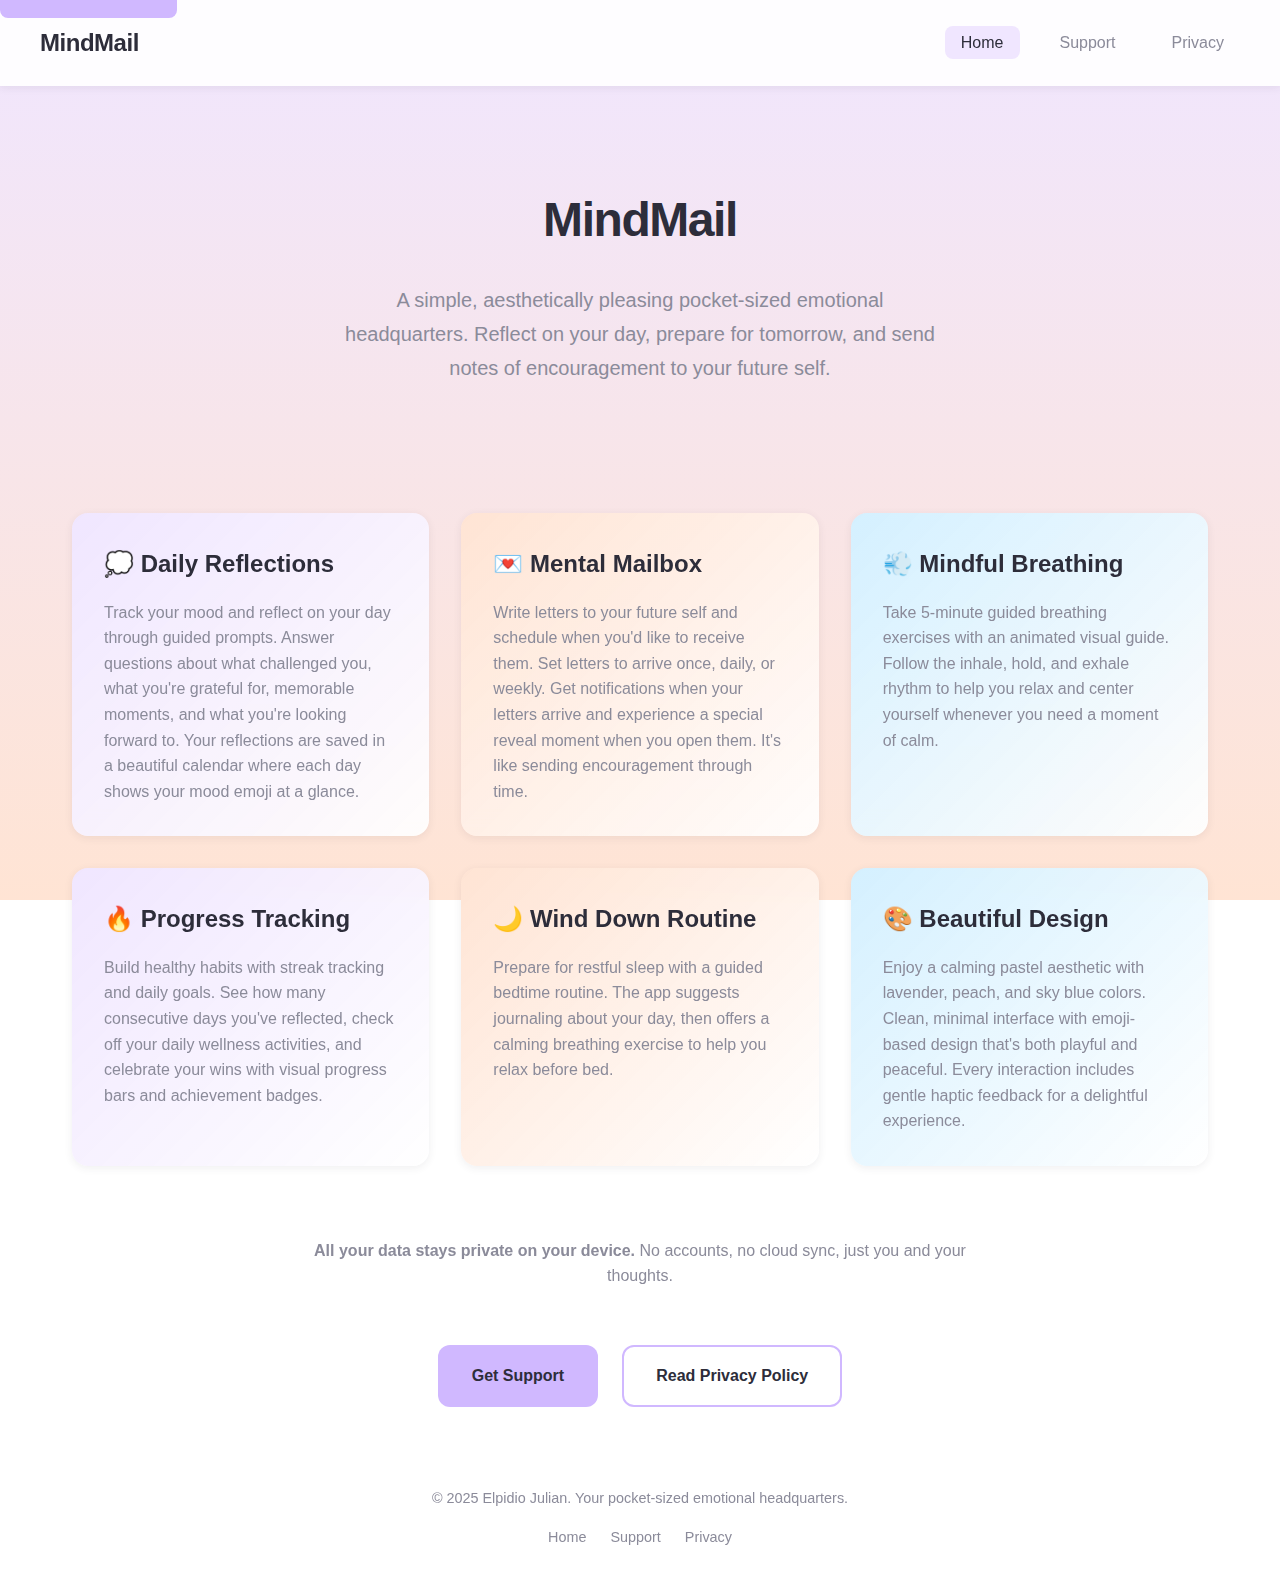
<file: index.html>
<!DOCTYPE html>
<html lang="en">
<head>
  <meta charset="UTF-8">
  <meta name="viewport" content="width=device-width, initial-scale=1.0">
  <meta name="description" content="MindMail - A simple, aesthetically pleasing pocket-sized emotional headquarters. Reflect on your day, prepare for tomorrow, and send notes of encouragement to your future self.">
  <meta name="theme-color" content="#f0e6ff">
  
  <!-- Open Graph / Facebook -->
  <meta property="og:type" content="website">
  <meta property="og:title" content="MindMail - Your Emotional Headquarters">
  <meta property="og:description" content="Reflect on your day, prepare for tomorrow, and send notes of encouragement to your future self.">
  
  <!-- Twitter -->
  <meta name="twitter:card" content="summary_large_image">
  <meta name="twitter:title" content="MindMail - Your Emotional Headquarters">
  <meta name="twitter:description" content="Reflect on your day, prepare for tomorrow, and send notes of encouragement to your future self.">
  
  <title>MindMail - Your Emotional Headquarters</title>
  <link rel="stylesheet" href="./assets/styles.css">
</head>
<body>
  <a href="#main-content" class="skip-link">Skip to main content</a>
  
  <header>
    <div class="header-content">
      <a href="./" class="brand">MindMail</a>
      <nav>
        <ul class="nav-links">
          <li><a href="./" class="active" aria-current="page">Home</a></li>
          <li><a href="./support.html">Support</a></li>
          <li><a href="./privacy.html">Privacy</a></li>
        </ul>
      </nav>
    </div>
  </header>
  
  <main id="main-content">
    <section class="hero">
      <h1>MindMail</h1>
      <p>A simple, aesthetically pleasing pocket-sized emotional headquarters. Reflect on your day, prepare for tomorrow, and send notes of encouragement to your future self.</p>
    </section>
    
    <section class="cards-grid">
      <article class="card lavender">
        <h3>💭 Daily Reflections</h3>
        <p>Track your mood and reflect on your day through guided prompts. Answer questions about what challenged you, what you're grateful for, memorable moments, and what you're looking forward to. Your reflections are saved in a beautiful calendar where each day shows your mood emoji at a glance.</p>
      </article>
      
      <article class="card peach">
        <h3>💌 Mental Mailbox</h3>
        <p>Write letters to your future self and schedule when you'd like to receive them. Set letters to arrive once, daily, or weekly. Get notifications when your letters arrive and experience a special reveal moment when you open them. It's like sending encouragement through time.</p>
      </article>
      
      <article class="card sky">
        <h3>💨 Mindful Breathing</h3>
        <p>Take 5-minute guided breathing exercises with an animated visual guide. Follow the inhale, hold, and exhale rhythm to help you relax and center yourself whenever you need a moment of calm.</p>
      </article>
      
      <article class="card lavender">
        <h3>🔥 Progress Tracking</h3>
        <p>Build healthy habits with streak tracking and daily goals. See how many consecutive days you've reflected, check off your daily wellness activities, and celebrate your wins with visual progress bars and achievement badges.</p>
      </article>
      
      <article class="card peach">
        <h3>🌙 Wind Down Routine</h3>
        <p>Prepare for restful sleep with a guided bedtime routine. The app suggests journaling about your day, then offers a calming breathing exercise to help you relax before bed.</p>
      </article>
      
      <article class="card sky">
        <h3>🎨 Beautiful Design</h3>
        <p>Enjoy a calming pastel aesthetic with lavender, peach, and sky blue colors. Clean, minimal interface with emoji-based design that's both playful and peaceful. Every interaction includes gentle haptic feedback for a delightful experience.</p>
      </article>
    </section>
    
    <div class="privacy-note" style="text-align: center; max-width: 700px; margin: 2rem auto; padding: 1.5rem; background: rgba(255, 255, 255, 0.7); backdrop-filter: blur(10px); border-radius: 12px;">
      <p style="color: var(--text-600); font-size: 1rem; margin: 0;"><strong>All your data stays private on your device.</strong> No accounts, no cloud sync, just you and your thoughts.</p>
    </div>
    
    <div class="cta-group">
      <a href="./support.html" class="btn btn-primary">Get Support</a>
      <a href="./privacy.html" class="btn btn-secondary">Read Privacy Policy</a>
    </div>
  </main>
  
  <footer>
    <div class="footer-content">
      <p>&copy; 2025 Elpidio Julian. Your pocket-sized emotional headquarters.</p>
      <ul class="footer-links">
        <li><a href="./">Home</a></li>
        <li><a href="./support.html">Support</a></li>
        <li><a href="./privacy.html">Privacy</a></li>
      </ul>
    </div>
  </footer>
</body>
</html>
</file>
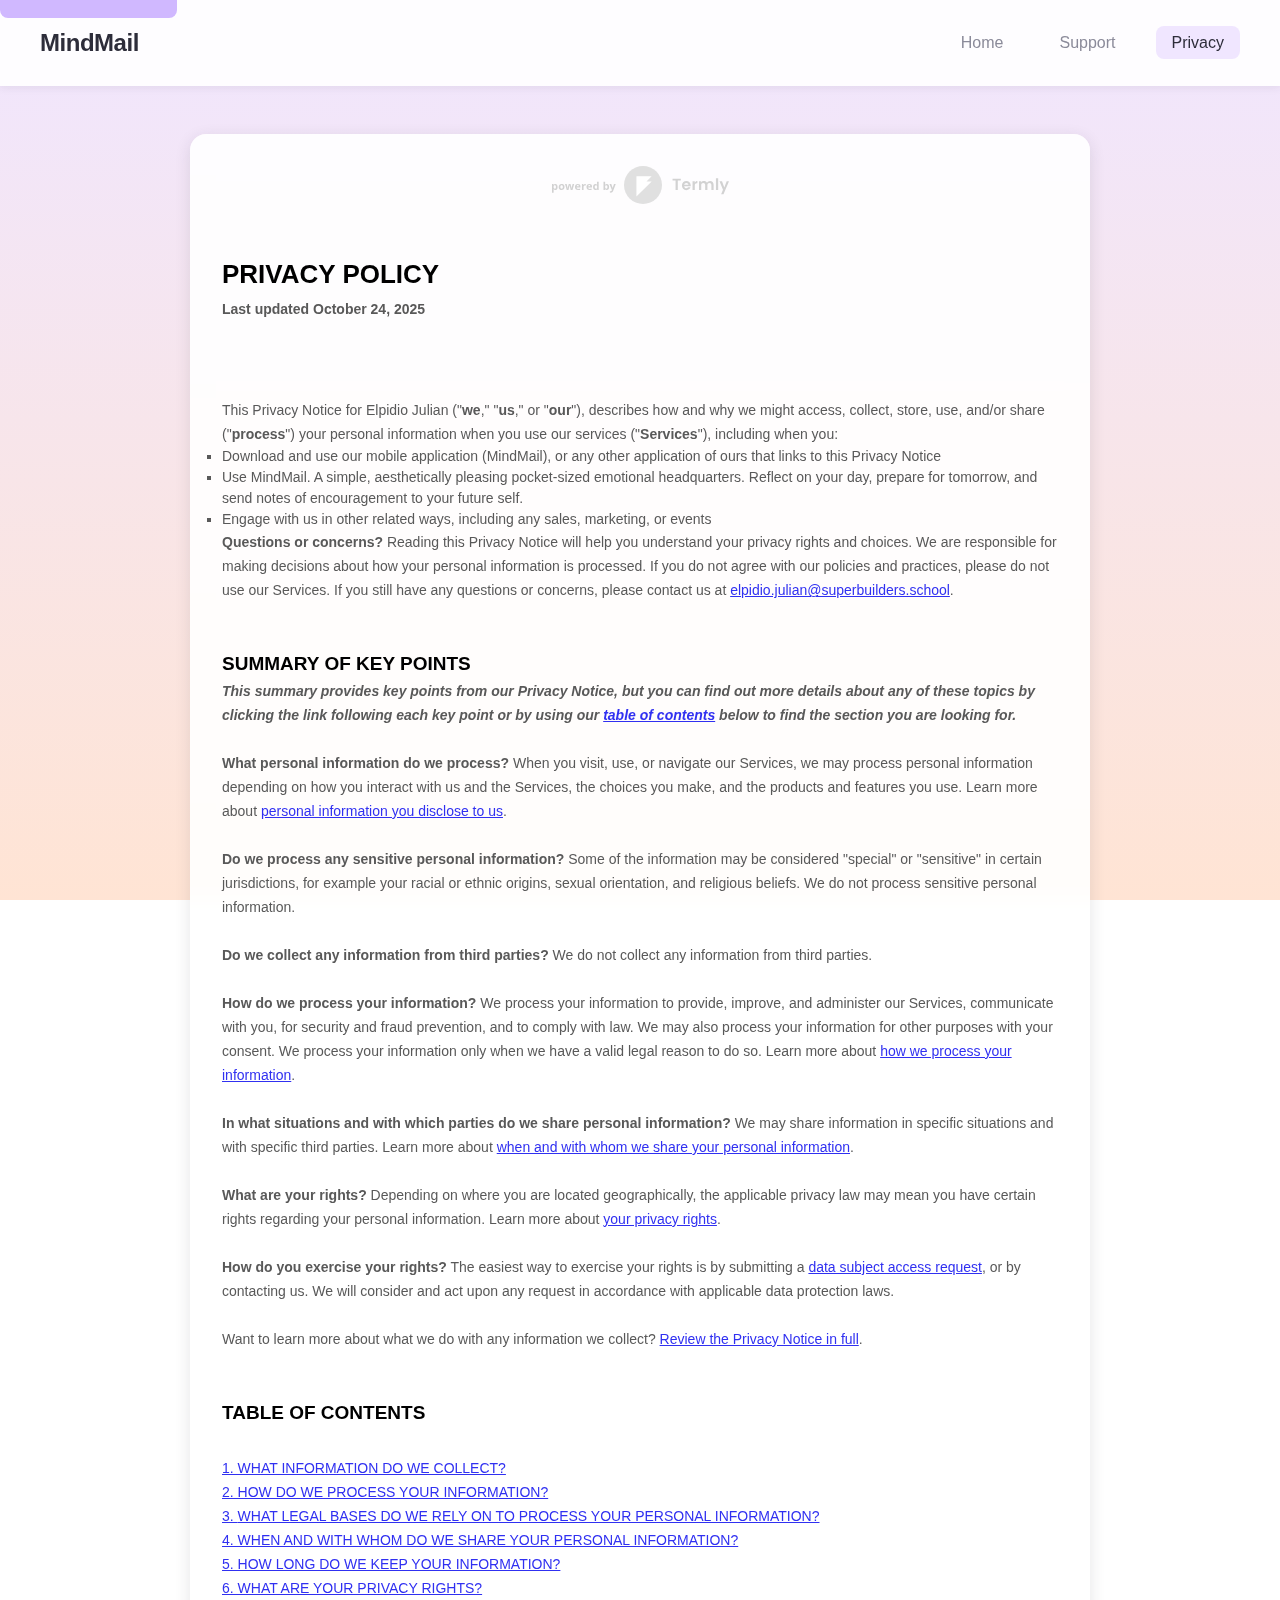
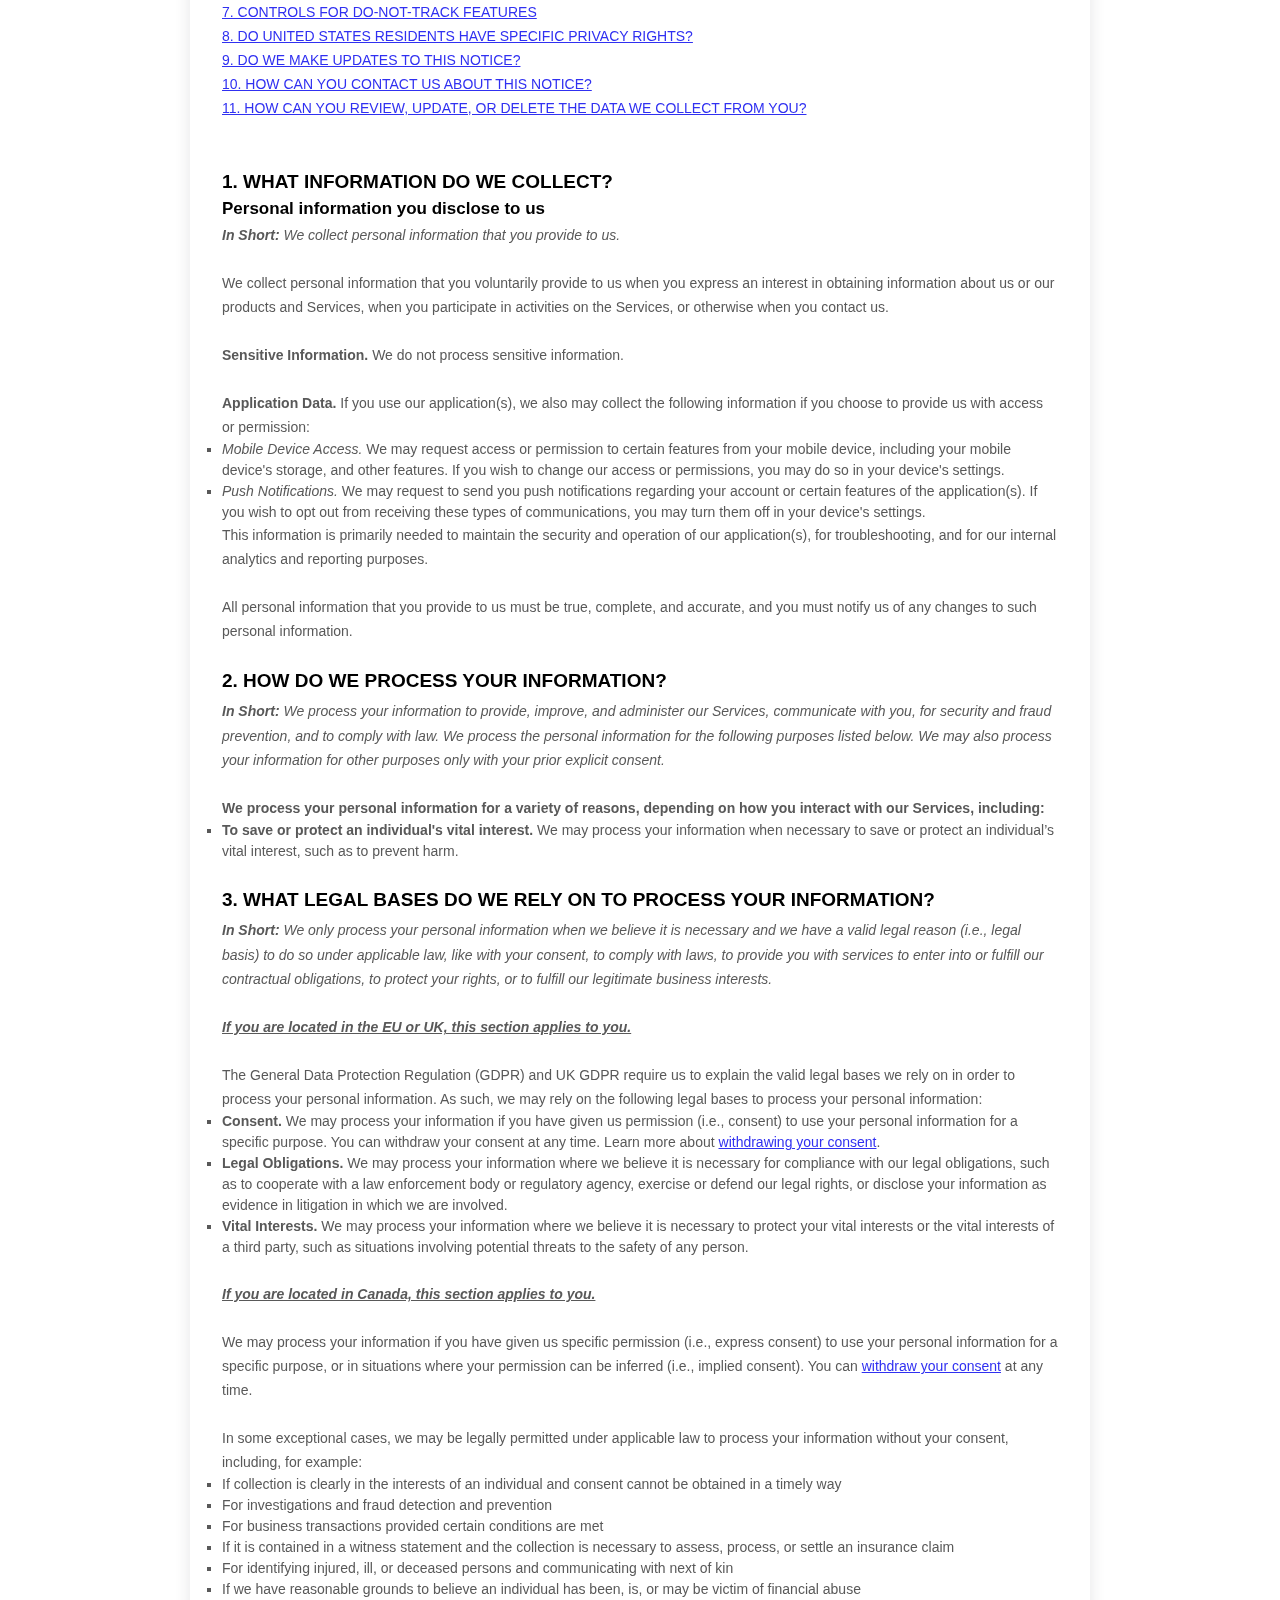
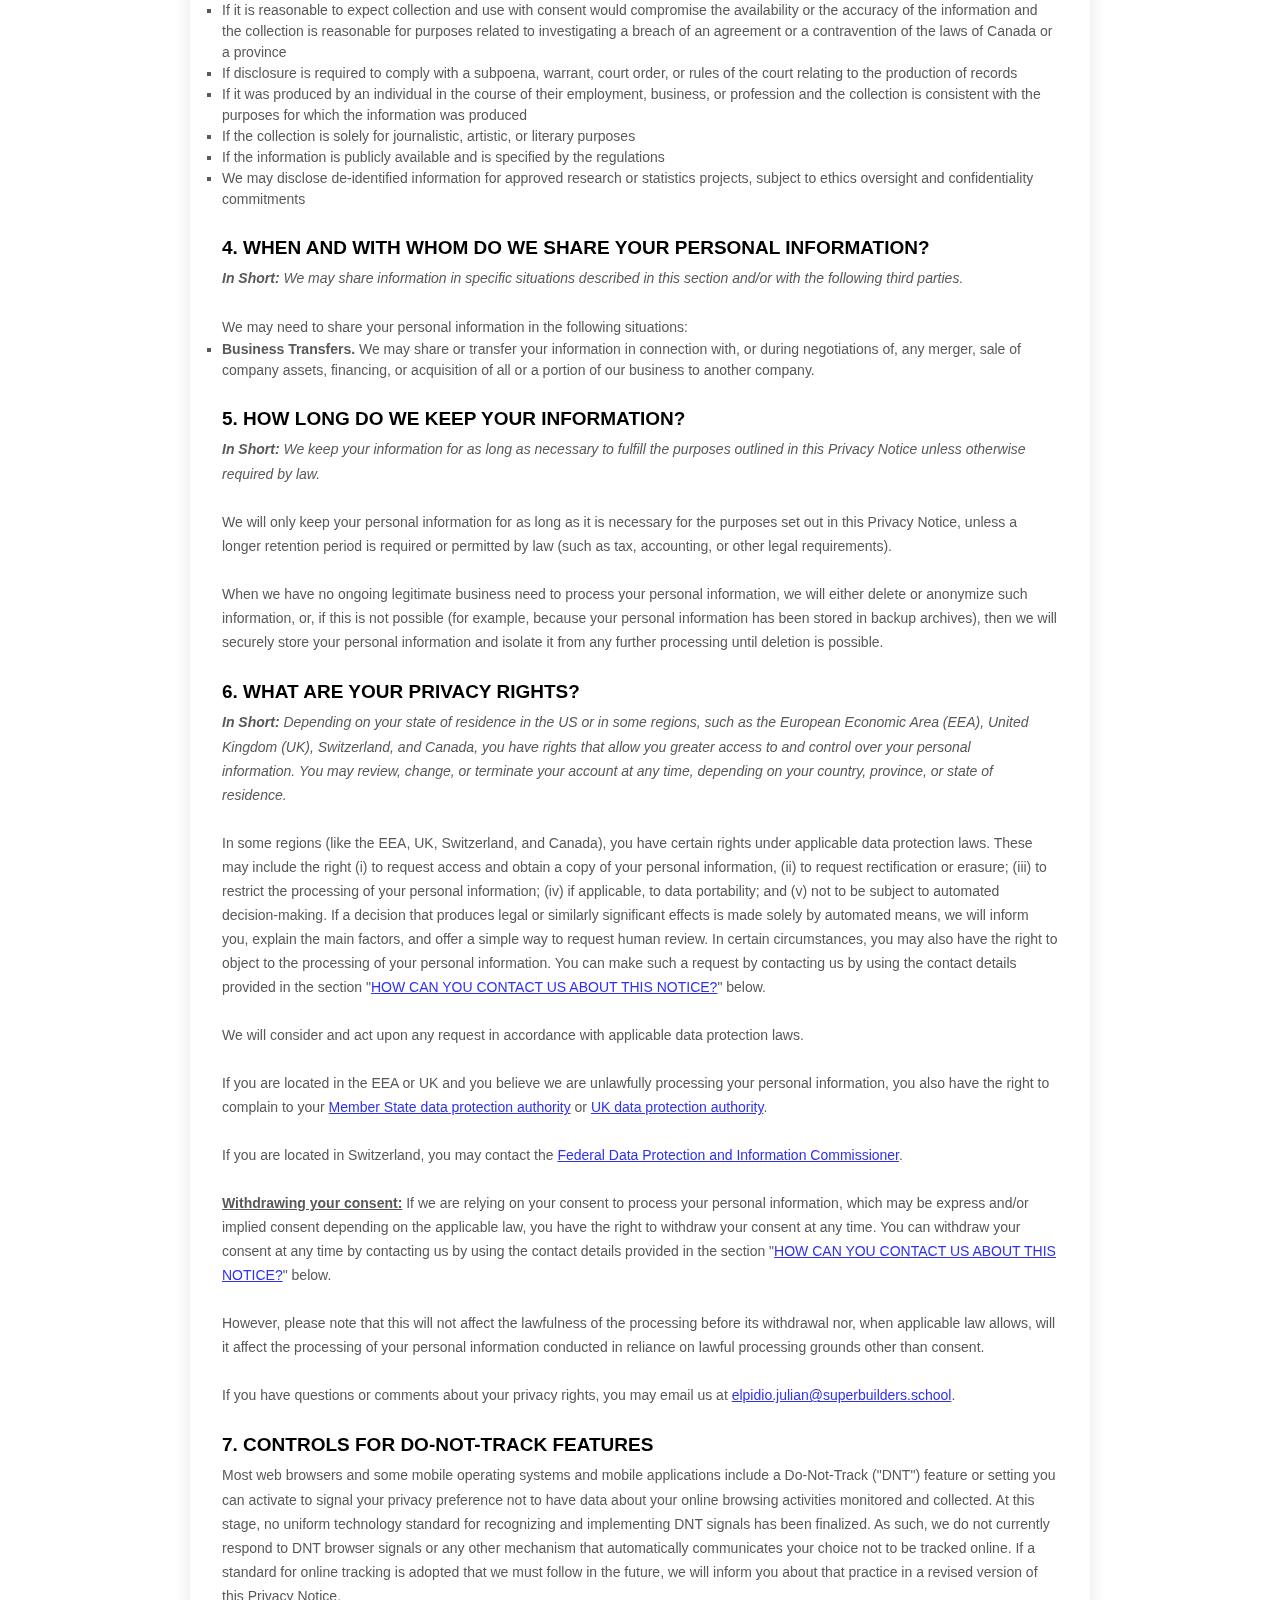
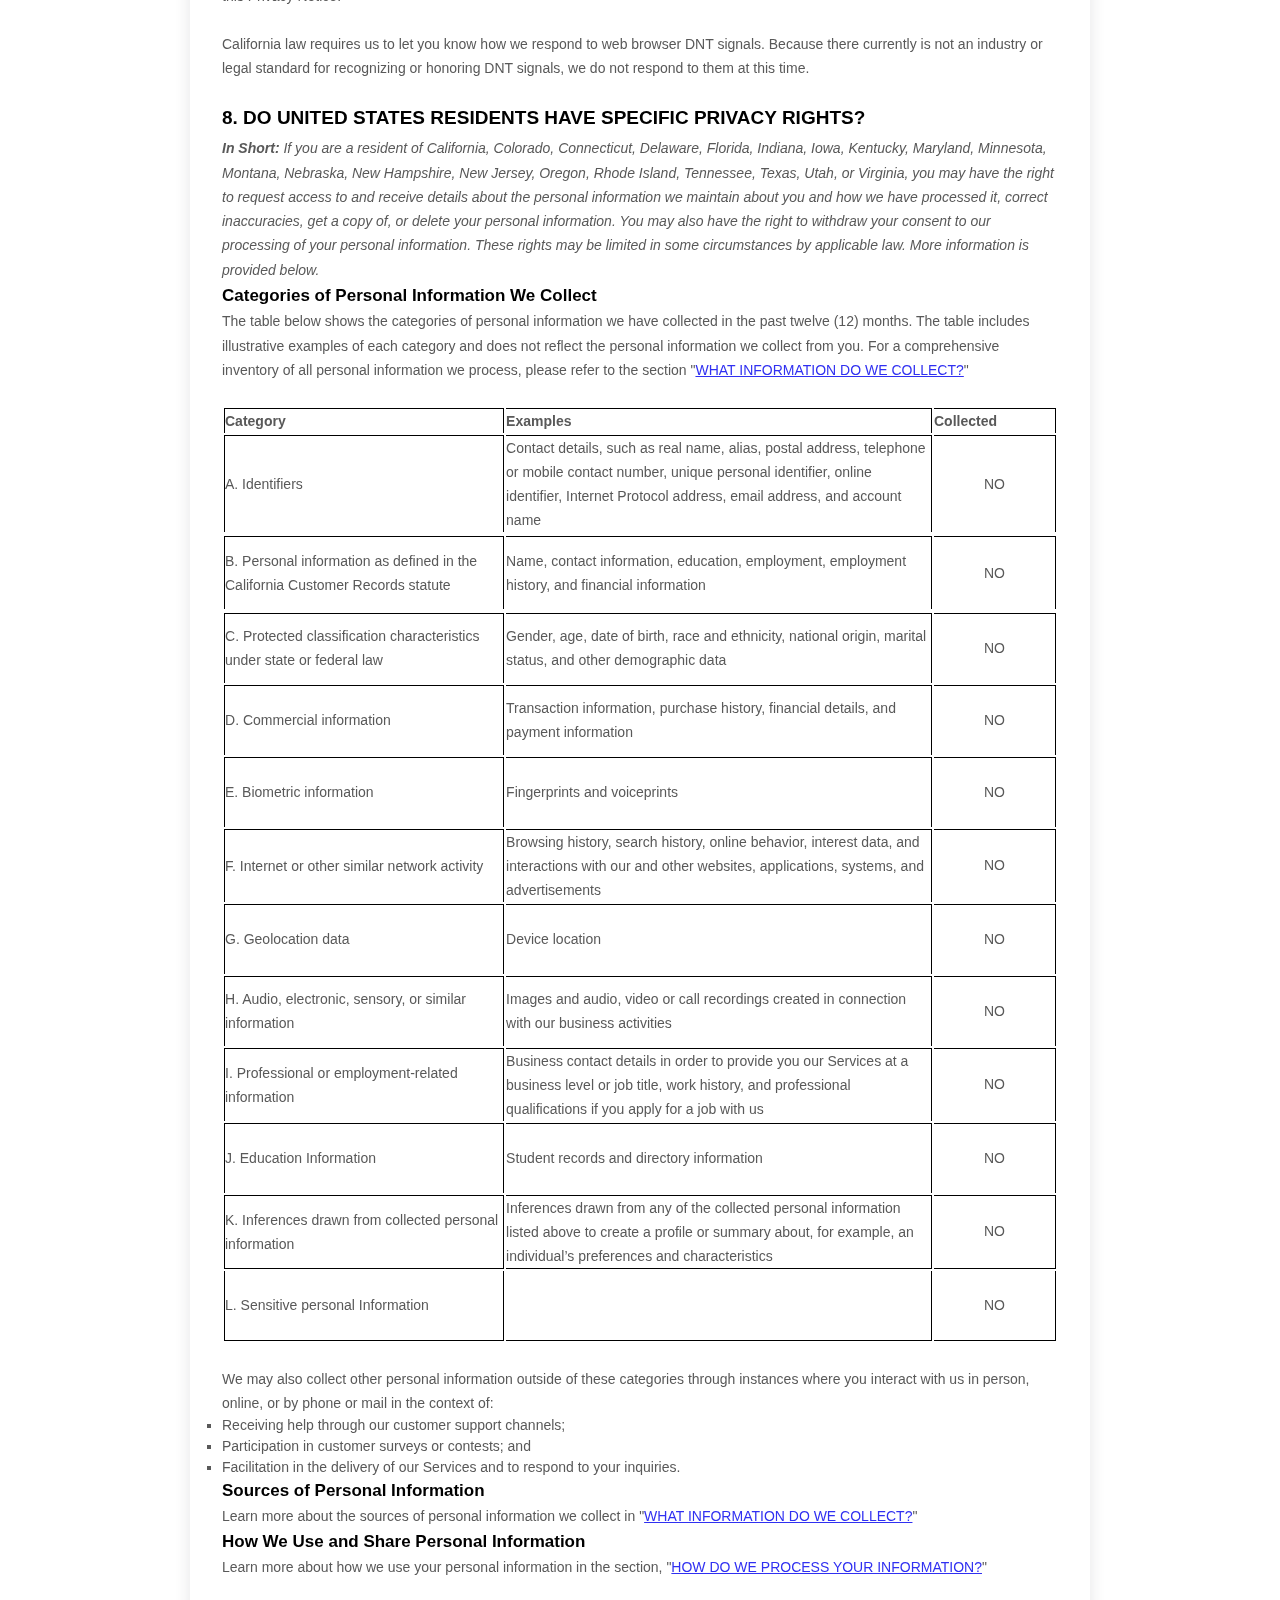
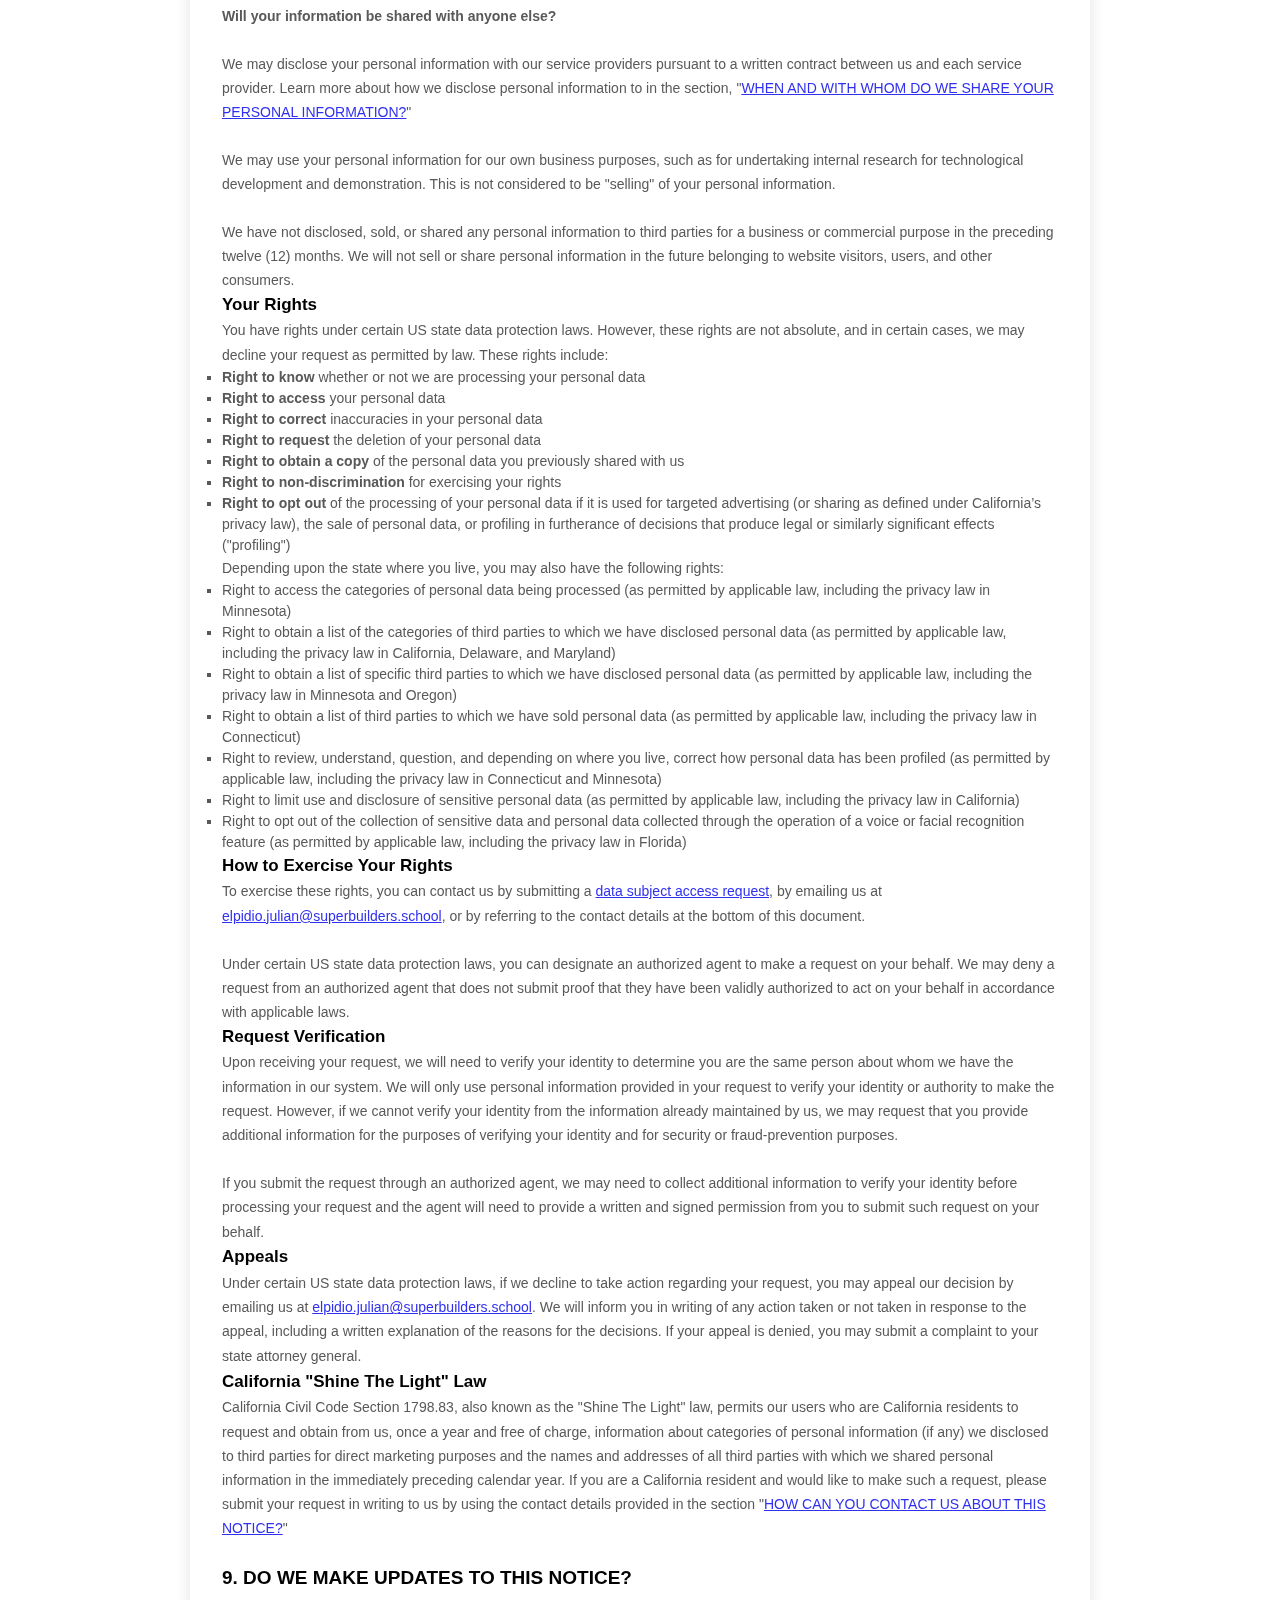
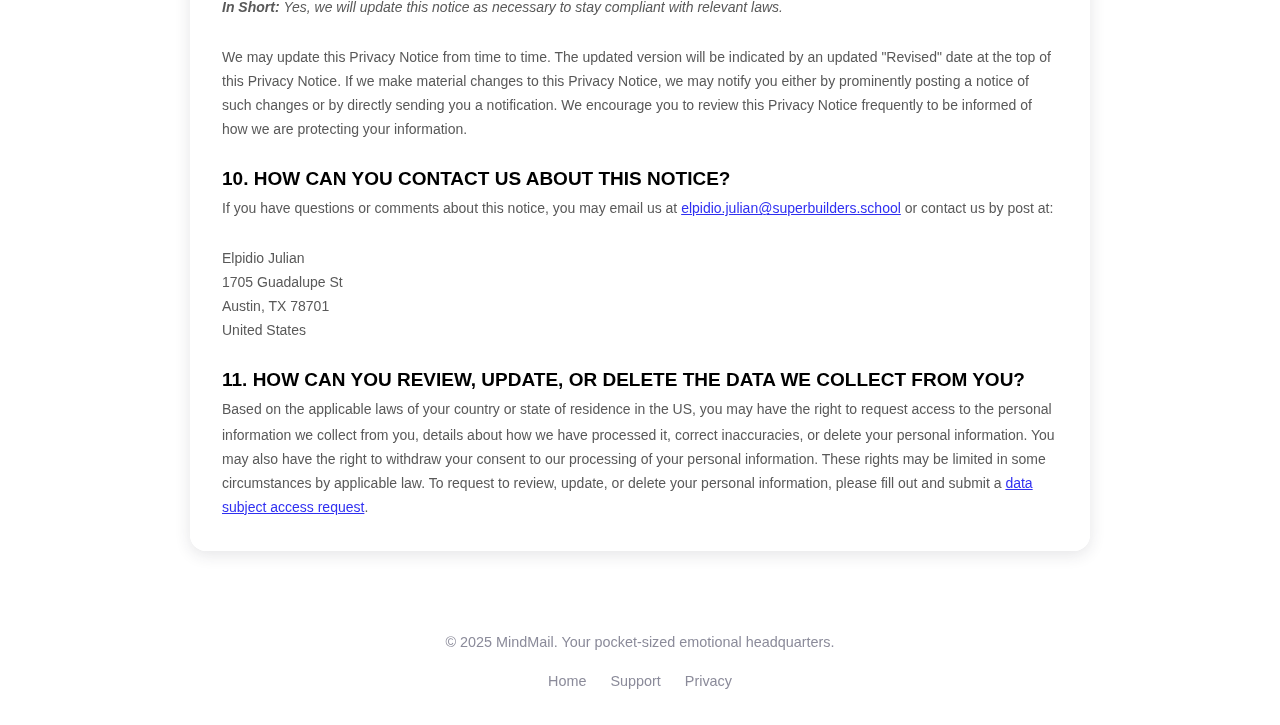
<file: privacy.html>
<!DOCTYPE html>
<html lang="en">
<head>
  <meta charset="UTF-8">
  <meta name="viewport" content="width=device-width, initial-scale=1.0">
  <meta name="description" content="Privacy Policy for MindMail - Learn how we collect, use, and protect your personal information.">
  <meta name="theme-color" content="#f0e6ff">
  
  <!-- Open Graph / Facebook -->
  <meta property="og:type" content="website">
  <meta property="og:title" content="Privacy Policy - MindMail">
  <meta property="og:description" content="Learn how MindMail collects, uses, and protects your personal information.">
  
  <!-- Twitter -->
  <meta name="twitter:card" content="summary">
  <meta name="twitter:title" content="Privacy Policy - MindMail">
  <meta name="twitter:description" content="Learn how MindMail collects, uses, and protects your personal information.">
  
  <title>Privacy Policy - MindMail</title>
  <link rel="stylesheet" href="./assets/styles.css">
  <style>
    .privacy-content {
      background: rgba(255, 255, 255, 0.9);
      backdrop-filter: blur(10px);
      padding: 2rem;
      border-radius: 16px;
      box-shadow: 0 4px 16px rgba(45, 45, 58, 0.12);
      max-width: 900px;
      margin: 0 auto;
    }
  </style>
</head>
<body>
  <a href="#main-content" class="skip-link">Skip to main content</a>
  
  <header>
    <div class="header-content">
      <a href="./" class="brand">MindMail</a>
      <nav>
        <ul class="nav-links">
          <li><a href="./">Home</a></li>
          <li><a href="./support.html">Support</a></li>
          <li><a href="./privacy.html" class="active" aria-current="page">Privacy</a></li>
        </ul>
      </nav>
    </div>
  </header>
  
  <main id="main-content">
    <div class="privacy-content">
<style>
    [data-custom-class='body'], [data-custom-class='body'] * {
            background: transparent !important;
          }
  [data-custom-class='title'], [data-custom-class='title'] * {
            font-family: Arial !important;
  font-size: 26px !important;
  color: #000000 !important;
          }
  [data-custom-class='subtitle'], [data-custom-class='subtitle'] * {
            font-family: Arial !important;
  color: #595959 !important;
  font-size: 14px !important;
          }
  [data-custom-class='heading_1'], [data-custom-class='heading_1'] * {
            font-family: Arial !important;
  font-size: 19px !important;
  color: #000000 !important;
          }
  [data-custom-class='heading_2'], [data-custom-class='heading_2'] * {
            font-family: Arial !important;
  font-size: 17px !important;
  color: #000000 !important;
          }
  [data-custom-class='body_text'], [data-custom-class='body_text'] * {
            color: #595959 !important;
  font-size: 14px !important;
  font-family: Arial !important;
          }
  [data-custom-class='link'], [data-custom-class='link'] * {
            color: #3030F1 !important;
  font-size: 14px !important;
  font-family: Arial !important;
  word-break: break-word !important;
          }
  </style>
        <span style="display: block;margin: 0 auto 3.125rem;width: 11.125rem;height: 2.375rem;background: url([data-uri]) center no-repeat;"></span>
  
        <div data-custom-class="body">
        <div><strong><span style="font-size: 26px;"><span data-custom-class="title"><bdt class="block-component"></bdt><bdt class="question"><h1>PRIVACY POLICY</h1></bdt><bdt class="statement-end-if-in-editor"></bdt></span></span></strong></div><div><span style="color: rgb(127, 127, 127);"><strong><span style="font-size: 15px;"><span data-custom-class="subtitle">Last updated <bdt class="question">October 24, 2025</bdt></span></span></strong></span></div><div><br></div><div><br></div><div><br></div><div style="line-height: 1.5;"><span style="color: rgb(127, 127, 127);"><span style="color: rgb(89, 89, 89); font-size: 15px;"><span data-custom-class="body_text">This Privacy Notice for <bdt class="question noTranslate">Elpidio Julian</bdt><bdt class="block-component"></bdt></bdt> (<bdt class="block-component"></bdt>"<strong>we</strong>," "<strong>us</strong>," or "<strong>our</strong>"<bdt class="statement-end-if-in-editor"></bdt></span><span data-custom-class="body_text">), describes how and why we might access, collect, store, use, and/or share (<bdt class="block-component"></bdt>"<strong>process</strong>"<bdt class="statement-end-if-in-editor"></bdt>) your personal information when you use our services (<bdt class="block-component"></bdt>"<strong>Services</strong>"<bdt class="statement-end-if-in-editor"></bdt>), including when you:</span></span></span><span style="font-size: 15px;"><span style="color: rgb(127, 127, 127);"><span data-custom-class="body_text"><span style="color: rgb(89, 89, 89);"><span data-custom-class="body_text"><bdt class="block-component"></bdt></span></span></span></span></span></span></span></span></li></ul><div><bdt class="block-component"><span style="font-size: 15px;"><span style="font-size: 15px;"><span style="color: rgb(127, 127, 127);"><span data-custom-class="body_text"><span style="color: rgb(89, 89, 89);"><span data-custom-class="body_text"><bdt class="block-component"></bdt></span></span></span></span></span></span></bdt></div><ul><li data-custom-class="body_text" style="line-height: 1.5;"><span style="font-size: 15px; color: rgb(89, 89, 89);"><span style="font-size: 15px; color: rgb(89, 89, 89);"><span data-custom-class="body_text">Download and use<bdt class="block-component"></bdt> our mobile application<bdt class="block-component"></bdt> (<bdt class="question">MindMail)<span style="font-size: 15px; color: rgb(89, 89, 89);"><span style="font-size: 15px; color: rgb(89, 89, 89);"><span data-custom-class="body_text"><span style="font-size: 15px;"><span style="color: rgb(89, 89, 89);"><span data-custom-class="body_text"><span style="font-size: 15px;"><span style="color: rgb(89, 89, 89);"><bdt class="statement-end-if-in-editor">,</bdt></span></span></span></span></span></span></span></span></bdt></span><span data-custom-class="body_text"><span style="font-size: 15px;"><span style="color: rgb(89, 89, 89);"><span data-custom-class="body_text"><span style="font-size: 15px;"><span style="color: rgb(89, 89, 89);"><bdt class="statement-end-if-in-editor"><bdt class="block-component"> or any other application of ours that links to this Privacy Notice</bdt></bdt></span></span></span></span></span></span></span></span></li></ul><div style="line-height: 1.5;"><bdt class="block-component"><span style="font-size: 15px;"></span></bdt></div><ul><li data-custom-class="body_text" style="line-height: 1.5;"><span style="font-size: 15px;">Use <bdt class="question">MindMail</bdt>. <bdt class="question">A simple, aesthetically pleasing pocket-sized emotional headquarters. Reflect on your day, prepare for tomorrow, and send notes of encouragement to your future self.</bdt></span><bdt class="statement-end-if-in-editor"><span style="font-size: 15px;"></span></bdt></li></ul><div style="line-height: 1.5;"><span style="font-size: 15px;"><span style="color: rgb(127, 127, 127);"><span data-custom-class="body_text"><span style="color: rgb(89, 89, 89);"><span data-custom-class="body_text"><bdt class="block-component"></bdt></span></span></span></span></span></div><ul><li data-custom-class="body_text" style="line-height: 1.5;"><span style="font-size: 15px; color: rgb(89, 89, 89);"><span style="font-size: 15px; color: rgb(89, 89, 89);"><span data-custom-class="body_text">Engage with us in other related ways, including any sales, marketing, or events<span style="font-size: 15px;"><span style="color: rgb(89, 89, 89);"><span data-custom-class="body_text"><span style="font-size: 15px;"><span style="color: rgb(89, 89, 89);"><bdt class="statement-end-if-in-editor"></bdt></span></span></span></span></span></span></span></span></li></ul><div style="line-height: 1.5;"><span style="font-size: 15px;"><span style="color: rgb(127, 127, 127);"><span data-custom-class="body_text"><strong>Questions or concerns? </strong>Reading this Privacy Notice will help you understand your privacy rights and choices. We are responsible for making decisions about how your personal information is processed. If you do not agree with our policies and practices, please do not use our Services.<bdt class="block-component"></bdt> If you still have any questions or concerns, please contact us at <bdt class="question noTranslate"><a target="_blank" data-custom-class="link" href="mailto:elpidio.julian@superbuilders.school">elpidio.julian@superbuilders.school</a></bdt>.</span></span></span></div><div style="line-height: 1.5;"><br></div><div style="line-height: 1.5;"><br></div><div style="line-height: 1.5;"><strong><span style="font-size: 15px;"><span data-custom-class="heading_1"><h2>SUMMARY OF KEY POINTS</h2></span></span></strong></div><div style="line-height: 1.5;"><span style="font-size: 15px;"><span data-custom-class="body_text"><strong><em>This summary provides key points from our Privacy Notice, but you can find out more details about any of these topics by clicking the link following each key point or by using our </em></strong></span></span><a data-custom-class="link" href="#toc"><span style="color: rgb(0, 58, 250); font-size: 15px;"><span data-custom-class="body_text"><strong><em>table of contents</em></strong></span></span></a><span style="font-size: 15px;"><span data-custom-class="body_text"><strong><em> below to find the section you are looking for.</em></strong></span></span></div><div style="line-height: 1.5;"><br></div><div style="line-height: 1.5;"><span style="font-size: 15px;"><span data-custom-class="body_text"><strong>What personal information do we process?</strong> When you visit, use, or navigate our Services, we may process personal information depending on how you interact with us and the Services, the choices you make, and the products and features you use. Learn more about </span></span><a data-custom-class="link" href="#personalinfo"><span style="color: rgb(0, 58, 250); font-size: 15px;"><span data-custom-class="body_text">personal information you disclose to us</span></span></a><span data-custom-class="body_text">.</span></div><div style="line-height: 1.5;"><br></div><div style="line-height: 1.5;"><span style="font-size: 15px;"><span data-custom-class="body_text"><strong>Do we process any sensitive personal information? </strong>Some of the information may be considered <bdt class="block-component"></bdt>"special" or "sensitive"<bdt class="statement-end-if-in-editor"></bdt> in certain jurisdictions, for example your racial or ethnic origins, sexual orientation, and religious beliefs. <bdt class="block-component"></bdt>We do not process sensitive personal information.<bdt class="else-block"></bdt></span></span></div><div style="line-height: 1.5;"><br></div><div style="line-height: 1.5;"><span style="font-size: 15px;"><span data-custom-class="body_text"><strong>Do we collect any information from third parties?</strong> <bdt class="block-component"></bdt>We do not collect any information from third parties.<bdt class="else-block"></bdt></span></span></div><div style="line-height: 1.5;"><br></div><div style="line-height: 1.5;"><span style="font-size: 15px;"><span data-custom-class="body_text"><strong>How do we process your information?</strong> We process your information to provide, improve, and administer our Services, communicate with you, for security and fraud prevention, and to comply with law. We may also process your information for other purposes with your consent. We process your information only when we have a valid legal reason to do so. Learn more about </span></span><a data-custom-class="link" href="#infouse"><span style="color: rgb(0, 58, 250); font-size: 15px;"><span data-custom-class="body_text">how we process your information</span></span></a><span data-custom-class="body_text">.</span></div><div style="line-height: 1.5;"><br></div><div style="line-height: 1.5;"><span style="font-size: 15px;"><span data-custom-class="body_text"><strong>In what situations and with which <bdt class="block-component"></bdt>parties do we share personal information?</strong> We may share information in specific situations and with specific <bdt class="block-component"></bdt>third parties. Learn more about </span></span><a data-custom-class="link" href="#whoshare"><span style="color: rgb(0, 58, 250); font-size: 15px;"><span data-custom-class="body_text">when and with whom we share your personal information</span></span></a><span style="font-size: 15px;"><span data-custom-class="body_text">.<bdt class="block-component"></bdt></span></span></div><div style="line-height: 1.5;"><br></div><div style="line-height: 1.5;"><span style="font-size: 15px;"><span data-custom-class="body_text"><strong>What are your rights?</strong> Depending on where you are located geographically, the applicable privacy law may mean you have certain rights regarding your personal information. Learn more about </span></span><a data-custom-class="link" href="#privacyrights"><span style="color: rgb(0, 58, 250); font-size: 15px;"><span data-custom-class="body_text">your privacy rights</span></span></a><span data-custom-class="body_text">.</span></div><div style="line-height: 1.5;"><br></div><div style="line-height: 1.5;"><span style="font-size: 15px;"><span data-custom-class="body_text"><strong>How do you exercise your rights?</strong> The easiest way to exercise your rights is by <bdt class="block-component">submitting a </bdt></span></span><a data-custom-class="link" href="https://app.termly.io/dsar/ddfbfff9-a60a-4e32-aea3-0d4aaf07d77a" rel="noopener noreferrer" target="_blank"><span style="color: rgb(0, 58, 250); font-size: 15px;"><span data-custom-class="body_text">data subject access request</span></span></a><span style="font-size: 15px;"><span data-custom-class="body_text"><bdt class="block-component"></bdt>, or by contacting us. We will consider and act upon any request in accordance with applicable data protection laws.</span></span></div><div style="line-height: 1.5;"><br></div><div style="line-height: 1.5;"><span style="font-size: 15px;"><span data-custom-class="body_text">Want to learn more about what we do with any information we collect? </span></span><a data-custom-class="link" href="#toc"><span style="color: rgb(0, 58, 250); font-size: 15px;"><span data-custom-class="body_text">Review the Privacy Notice in full</span></span></a><span style="font-size: 15px;"><span data-custom-class="body_text">.</span></span></div><div style="line-height: 1.5;"><br></div><div style="line-height: 1.5;"><br></div><div id="toc" style="line-height: 1.5;"><span style="font-size: 15px;"><span style="color: rgb(127, 127, 127);"><span style="color: rgb(0, 0, 0);"><strong><span data-custom-class="heading_1"><h2>TABLE OF CONTENTS</h2></span></strong> </span> </span> </span></div><div style="line-height: 1.5;"><span style="font-size: 15px;"><a data-custom-class="link" href="#infocollect"><span style="color: rgb(0, 58, 250);">1. WHAT INFORMATION DO WE COLLECT?</span></a></span></div><div style="line-height: 1.5;"><span style="font-size: 15px;"><a data-custom-class="link" href="#infouse"><span style="color: rgb(0, 58, 250);">2. HOW DO WE PROCESS YOUR INFORMATION?<bdt class="block-component"></bdt></span></a></span></div><div style="line-height: 1.5;"><span style="font-size: 15px;"><a data-custom-class="link" href="#legalbases"><span style="color: rgb(0, 58, 250);">3. <span style="font-size: 15px;"><span style="color: rgb(0, 58, 250);">WHAT LEGAL BASES DO WE RELY ON TO PROCESS YOUR PERSONAL INFORMATION?</span></span><bdt class="statement-end-if-in-editor"></bdt></span></a></span></div><div style="line-height: 1.5;"><span style="font-size: 15px;"><span style="color: rgb(0, 58, 250);"><a data-custom-class="link" href="#whoshare">4. WHEN AND WITH WHOM DO WE SHARE YOUR PERSONAL INFORMATION?</a></span><span data-custom-class="body_text"><bdt class="block-component"></bdt></a><span style="color: rgb(127, 127, 127);"><span style="color: rgb(89, 89, 89);"><span data-custom-class="body_text"><span style="color: rgb(89, 89, 89);"><bdt class="block-component"></bdt></span></span></span></span><bdt class="block-component"></bdt></span></div><div style="line-height: 1.5;"><span style="font-size: 15px;"><span style="color: rgb(127, 127, 127);"><span style="color: rgb(89, 89, 89);"><span data-custom-class="body_text"><span style="color: rgb(89, 89, 89);"><span style="color: rgb(89, 89, 89);"><span style="color: rgb(89, 89, 89);"><bdt class="block-component"></bdt></span></span><bdt class="block-component"></bdt></span></span></span></span></span></div><div style="line-height: 1.5;"><span style="font-size: 15px;"><a data-custom-class="link" href="#inforetain"><span style="color: rgb(0, 58, 250);">5. HOW LONG DO WE KEEP YOUR INFORMATION?</span></a><span style="color: rgb(127, 127, 127);"><span style="color: rgb(89, 89, 89);"><span data-custom-class="body_text"><span style="color: rgb(89, 89, 89);"><span style="color: rgb(89, 89, 89);"><bdt class="block-component"></bdt><bdt class="block-component"></bdt></span></span></span></span></span></div><div style="line-height: 1.5;"><span style="font-size: 15px;"><span style="color: rgb(0, 58, 250);"><a data-custom-class="link" href="#privacyrights">6. WHAT ARE YOUR PRIVACY RIGHTS?</a></span></span></div><div style="line-height: 1.5;"><span style="font-size: 15px;"><a data-custom-class="link" href="#DNT"><span style="color: rgb(0, 58, 250);">7. CONTROLS FOR DO-NOT-TRACK FEATURES<bdt class="block-component"></bdt></span></a></span></div><div style="line-height: 1.5;"><span style="font-size: 15px;"><a data-custom-class="link" href="#uslaws"><span style="color: rgb(0, 58, 250);">8. DO UNITED STATES RESIDENTS HAVE SPECIFIC PRIVACY RIGHTS?</span></a></span><bdt class="block-component"><span style="font-size: 15px;"><span data-custom-class="body_text"></span></bdt></span></div><div style="line-height: 1.5;"><bdt class="block-component"><span style="font-size: 15px;"></bdt><bdt class="block-component"></bdt><bdt class="block-component"></bdt><bdt class="block-component"></bdt><bdt class="block-component"></bdt><bdt class="block-component"></bdt><bdt class="block-component"></bdt><bdt class="block-component"></bdt><bdt class="block-component"></bdt><bdt class="block-component"></span></bdt></div><div style="line-height: 1.5;"><span style="font-size: 15px;"><a data-custom-class="link" href="#policyupdates"><span style="color: rgb(0, 58, 250);">9. DO WE MAKE UPDATES TO THIS NOTICE?</span></a></span></div><div style="line-height: 1.5;"><a data-custom-class="link" href="#contact"><span style="color: rgb(0, 58, 250); font-size: 15px;">10. HOW CAN YOU CONTACT US ABOUT THIS NOTICE?</span></a></div><div style="line-height: 1.5;"><a data-custom-class="link" href="#request"><span style="color: rgb(0, 58, 250);">11. HOW CAN YOU REVIEW, UPDATE, OR DELETE THE DATA WE COLLECT FROM YOU?</span></a></div><div style="line-height: 1.5;"><br></div><div style="line-height: 1.5;"><br></div><div id="infocollect" style="line-height: 1.5;"><span style="color: rgb(0, 0, 0);"><span style="color: rgb(0, 0, 0); font-size: 15px;"><span style="font-size: 15px; color: rgb(0, 0, 0);"><span style="font-size: 15px; color: rgb(0, 0, 0);"><span id="control" style="color: rgb(0, 0, 0);"><strong><span data-custom-class="heading_1"><h2>1. WHAT INFORMATION DO WE COLLECT?</h2></span></strong></span></span></span></span></span><span data-custom-class="heading_2" id="personalinfo" style="color: rgb(0, 0, 0);"><span style="font-size: 15px;"><strong><h3>Personal information you disclose to us</h3></strong></span></span><span style="color: rgb(127, 127, 127);"><span style="color: rgb(89, 89, 89); font-size: 15px;"><span data-custom-class="body_text"><span style="font-size: 15px; color: rgb(89, 89, 89);"><span style="font-size: 15px; color: rgb(89, 89, 89);"><span data-custom-class="body_text"><strong><em>In Short:</em></strong></span></span></span></span><span data-custom-class="body_text"><span style="font-size: 15px; color: rgb(89, 89, 89);"><span style="font-size: 15px; color: rgb(89, 89, 89);"><span data-custom-class="body_text"><strong><em> </em></strong><em>We collect personal information that you provide to us.</em></span></span></span></span></span></span></div><div style="line-height: 1.5;"><br></div><div style="line-height: 1.5;"><span style="font-size: 15px; color: rgb(89, 89, 89);"><span style="font-size: 15px; color: rgb(89, 89, 89);"><span data-custom-class="body_text">We collect personal information that you voluntarily provide to us when you <span style="font-size: 15px;"><bdt class="block-component"></bdt></span></span><span data-custom-class="body_text">express an interest in obtaining information about us or our products and Services, when you participate in activities on the Services, or otherwise when you contact us.</span></span></span></span></div><div style="line-height: 1.5;"><br></div><div style="line-height: 1.5;"><span style="font-size: 15px; color: rgb(89, 89, 89);"><span style="font-size: 15px; color: rgb(89, 89, 89);"><span data-custom-class="body_text"><span style="font-size: 15px;"><bdt class="block-component"></bdt></span></span></span></span></span></div><div id="sensitiveinfo" style="line-height: 1.5;"><span style="font-size: 15px;"><span data-custom-class="body_text"><strong>Sensitive Information.</strong> <bdt class="block-component"></bdt>We do not process sensitive information.</span></span></div><div style="line-height: 1.5;"><br></div><div style="line-height: 1.5;"><span style="font-size: 15px;"><span data-custom-class="body_text"><bdt class="else-block"></bdt></span></span><span style="font-size: 15px; color: rgb(89, 89, 89);"><span style="font-size: 15px; color: rgb(89, 89, 89);"><span data-custom-class="body_text"><span style="font-size: 15px;"><span data-custom-class="body_text"><bdt class="block-component"><bdt class="block-component"></bdt></bdt></span></span></span></span><bdt class="block-component"><bdt class="block-component"></bdt></bdt></div><div style="line-height: 1.5;"><span data-custom-class="body_text"><span style="font-size: 15px;"><strong>Application Data.</strong> If you use our application(s), we also may collect the following information if you choose to provide us with access or permission:<bdt class="block-component"></bdt></span></span></li></ul><div style="line-height: 1.5;"><bdt class="block-component"><span style="font-size: 15px;"><span data-custom-class="body_text"></span></span></bdt></div><ul><li data-custom-class="body_text" style="line-height: 1.5;"><span style="font-size: 15px;"><span data-custom-class="body_text"><em>Mobile Device Access.</em> We may request access or permission to certain features from your mobile device, including your mobile device's <bdt class="forloop-component"></bdt><bdt class="question">storage</bdt>, <bdt class="forloop-component"></bdt>and other features. If you wish to change our access or permissions, you may do so in your device's settings.<bdt class="statement-end-if-in-editor"></bdt></span></span></li></ul><div style="line-height: 1.5;"><bdt class="block-component"><span style="font-size: 15px;"><span data-custom-class="body_text"></bdt></span></span></li></ul><div style="line-height: 1.5;"><bdt class="block-component"><span style="font-size: 15px;"><span data-custom-class="body_text"></span></span></bdt></div><ul><li data-custom-class="body_text" style="line-height: 1.5;"><span style="font-size: 15px;"><span data-custom-class="body_text"><em>Push Notifications.</em> We may request to send you push notifications regarding your account or certain features of the application(s). If you wish to opt out from receiving these types of communications, you may turn them off in your device's settings.<bdt class="statement-end-if-in-editor"></bdt></span></span></li></ul><div style="line-height: 1.5;"><span style="font-size: 15px;"><span data-custom-class="body_text">This information is primarily needed to maintain the security and operation of our application(s), for troubleshooting, and for our internal analytics and reporting purposes.</span></span></div><div style="line-height: 1.5;"><br></div><div style="line-height: 1.5;"><bdt class="statement-end-if-in-editor"><span style="font-size: 15px;"><span data-custom-class="body_text"></span></span></bdt></div><div style="line-height: 1.5;"><span style="font-size: 15px; color: rgb(89, 89, 89);"><span style="font-size: 15px; color: rgb(89, 89, 89);"><span data-custom-class="body_text">All personal information that you provide to us must be true, complete, and accurate, and you must notify us of any changes to such personal information.</span></span></span></div><div style="line-height: 1.5;"><span style="font-size: 15px; color: rgb(89, 89, 89);"><span style="font-size: 15px; color: rgb(89, 89, 89);"><span data-custom-class="body_text"><bdt class="block-component"></bdt></bdt></span></span></span><bdt class="block-component"><span style="font-size: 15px;"></span></bdt><span style="font-size: 15px; color: rgb(89, 89, 89);"><span style="font-size: 15px; color: rgb(89, 89, 89);"><span data-custom-class="body_text"><span style="color: rgb(89, 89, 89); font-size: 15px;"><span data-custom-class="body_text"><span style="color: rgb(89, 89, 89); font-size: 15px;"><span data-custom-class="body_text"><bdt class="statement-end-if-in-editor"><bdt class="block-component"></bdt></bdt></span></span></span></span></bdt></span></span></span></span></span></span></span></span><span style="font-size: 15px;"><span data-custom-class="body_text"><bdt class="block-component"></bdt></span></span></div><div style="line-height: 1.5;"><br></div><div id="infouse" style="line-height: 1.5;"><span style="color: rgb(127, 127, 127);"><span style="color: rgb(89, 89, 89); font-size: 15px;"><span style="font-size: 15px; color: rgb(89, 89, 89);"><span style="font-size: 15px; color: rgb(89, 89, 89);"><span id="control" style="color: rgb(0, 0, 0);"><strong><span data-custom-class="heading_1"><h2>2. HOW DO WE PROCESS YOUR INFORMATION?</h2></span></strong></span></span></span><span data-custom-class="body_text"><span style="font-size: 15px; color: rgb(89, 89, 89);"><span style="font-size: 15px; color: rgb(89, 89, 89);"><span data-custom-class="body_text"><strong><em>In Short: </em></strong><em>We process your information to provide, improve, and administer our Services, communicate with you, for security and fraud prevention, and to comply with law.<bdt class="block-component"></bdt> We process the personal information for the following purposes listed below.<bdt class="statement-end-if-in-editor"></bdt> We may also process your information for other purposes <bdt class="block-component"></bdt>only with your prior explicit<bdt class="else-block"></bdt> consent.</em></span></span></span></span></span></span></div><div style="line-height: 1.5;"><br></div><div style="line-height: 1.5;"><span style="font-size: 15px; color: rgb(89, 89, 89);"><span style="font-size: 15px; color: rgb(89, 89, 89);"><span data-custom-class="body_text"><strong>We process your personal information for a variety of reasons, depending on how you interact with our Services, including:</strong><bdt class="block-component"></bdt></span></span></span></span></span></span></span></span></span></span></span></span></li></ul><div style="line-height: 1.5;"><span style="font-size: 15px; color: rgb(89, 89, 89);"><span style="font-size: 15px; color: rgb(89, 89, 89);"><span data-custom-class="body_text"><bdt class="block-component"></bdt></span></span></span></span></span></span></span></span></span></span></span></span></span></span></span></li></ul><div style="line-height: 1.5;"><span style="font-size: 15px; color: rgb(89, 89, 89);"><span style="font-size: 15px; color: rgb(89, 89, 89);"><span data-custom-class="body_text"><bdt class="block-component"></bdt></span></span></span></span></span></span></span></span></span></span></span></span></span></span></span></span></span></span></span></span></span></li></ul><div style="line-height: 1.5;"><span style="font-size: 15px; color: rgb(89, 89, 89);"><span style="font-size: 15px; color: rgb(89, 89, 89);"><span data-custom-class="body_text"><bdt class="block-component"></bdt></span></span></span></span></span></span></span></span></span></span></span></span></li></ul><div style="line-height: 1.5;"><span style="font-size: 15px; color: rgb(89, 89, 89);"><span style="font-size: 15px; color: rgb(89, 89, 89);"><span data-custom-class="body_text"><bdt class="block-component"></bdt></span></span></span></li></ul><div style="line-height: 1.5;"><bdt class="block-component"><span style="font-size: 15px;"></bdt></span></span></span></span></span></span></li></ul><div style="line-height: 1.5;"><bdt class="block-component"><span style="font-size: 15px;"></bdt></span></span></span></span></span></span></span></span></span></li></ul><div style="line-height: 1.5;"><bdt class="block-component"><span style="font-size: 15px;"></bdt></span></span></span></span></span></span></span></span></span></span></span></span></li></ul><div style="line-height: 1.5;"><bdt class="block-component"><span style="font-size: 15px;"><span data-custom-class="body_text"></span></span></bdt></li></ul><p style="font-size: 15px; line-height: 1.5;"><bdt class="block-component"><span style="font-size: 15px;"></bdt></span></span></span></span></span></span></span></span></span></span></span></li></ul><p style="font-size: 15px; line-height: 1.5;"><bdt class="block-component"><span style="font-size: 15px;"></bdt></span></span></span></span></span></span></span></span></span></span></span></li></ul><p style="font-size: 15px; line-height: 1.5;"><bdt class="block-component"></bdt></span></span></span></span></span></span></span></span></span></span></span></li></ul><p style="font-size: 15px; line-height: 1.5;"><bdt class="block-component"></bdt></span></span></span></span></span></span></span></span></span></span></span></li></ul><div style="line-height: 1.5;"><bdt class="block-component"><span style="font-size: 15px;"><span data-custom-class="body_text"></span></bdt></span></li></ul><div style="line-height: 1.5;"><bdt class="block-component"><span style="font-size: 15px;"></bdt></span></span></span></li></ul><div style="line-height: 1.5;"><bdt class="block-component"><span style="font-size: 15px;"></bdt></span></span></span></li></ul><div style="line-height: 1.5;"><span style="font-size: 15px;"><bdt class="block-component"><span data-custom-class="body_text"></bdt></span></span></li></ul><div style="line-height: 1.5;"><bdt class="block-component"><span style="font-size: 15px;"><span data-custom-class="body_text"></bdt></span></span></li></ul><div style="line-height: 1.5;"><bdt class="block-component"><span style="font-size: 15px;"><span data-custom-class="body_text"></span></span></bdt></li></ul><div style="line-height: 1.5;"><bdt class="block-component"><span style="font-size: 15px;"><span data-custom-class="body_text"></span></span></bdt></li></ul><div style="line-height: 1.5;"><bdt class="block-component"><span style="font-size: 15px;"><span data-custom-class="body_text"></span></span></bdt></li></ul><div style="line-height: 1.5;"><bdt class="block-component"><span style="font-size: 15px;"><span data-custom-class="body_text"></span></span></bdt></li></ul><div style="line-height: 1.5;"><bdt class="block-component"><span style="font-size: 15px;"><span data-custom-class="body_text"></span></span></bdt></li></ul><div style="line-height: 1.5;"><bdt class="block-component"><span style="font-size: 15px;"><span data-custom-class="body_text"></span></span></bdt></li></ul><div style="line-height: 1.5;"><bdt class="block-component"><span style="font-size: 15px;"><span data-custom-class="body_text"></bdt></span></span></li></ul><div style="line-height: 1.5;"><bdt class="block-component"><span style="font-size: 15px;"><span data-custom-class="body_text"></bdt></span></span></li></ul><div style="line-height: 1.5;"><bdt class="block-component"><span style="font-size: 15px;"><span data-custom-class="body_text"></bdt></span></span></li></ul><div style="line-height: 1.5;"><bdt class="block-component"><span style="font-size: 15px;"><span data-custom-class="body_text"></span></span></bdt></div><ul><li data-custom-class="body_text" style="line-height: 1.5;"><span data-custom-class="body_text"><span style="font-size: 15px;"><strong>To save or protect an individual's vital interest.</strong> We may process your information when necessary to save or protect an individual’s vital interest, such as to prevent harm.</span></span><bdt class="statement-end-if-in-editor"><span style="font-size: 15px;"><span data-custom-class="body_text"></span></span></bdt></li></ul><div style="line-height: 1.5;"><bdt class="block-component"><span style="font-size: 15px;"><span data-custom-class="body_text"></span></span></bdt><bdt class="block-component"><span style="font-size: 15px;"><span data-custom-class="body_text"></bdt></span></span><bdt class="block-component"><span style="font-size: 15px;"><span data-custom-class="body_text"></span></span></bdt><bdt class="block-component"><span style="font-size: 15px;"><span data-custom-class="body_text"></span></span></bdt></div><div style="line-height: 1.5;"><br></div><div id="legalbases" style="line-height: 1.5;"><strong><span style="font-size: 15px;"><span data-custom-class="heading_1"><h2>3. WHAT LEGAL BASES DO WE RELY ON TO PROCESS YOUR INFORMATION?</h2></span></span></strong><em><span style="font-size: 15px;"><span data-custom-class="body_text"><strong>In Short: </strong>We only process your personal information when we believe it is necessary and we have a valid legal reason (i.e.<bdt class="block-component"></bdt>,<bdt class="statement-end-if-in-editor"></bdt> legal basis) to do so under applicable law, like with your consent, to comply with laws, to provide you with services to enter into or <bdt class="block-component"></bdt>fulfill<bdt class="statement-end-if-in-editor"></bdt> our contractual obligations, to protect your rights, or to <bdt class="block-component"></bdt>fulfill<bdt class="statement-end-if-in-editor"></bdt> our legitimate business interests.</span></span></em></div><div style="line-height: 1.5;"><span style="font-size: 15px;"><span data-custom-class="body_text"><bdt class="block-component"></bdt></span><span data-custom-class="body_text"><bdt class="block-component"></bdt></span></span></div><div style="line-height: 1.5;"><br></div><div style="line-height: 1.5;"><em><span style="font-size: 15px;"><span data-custom-class="body_text"><strong><u>If you are located in the EU or UK, this section applies to you.</u></strong></span></span></em></div><div style="line-height: 1.5;"><br></div><div style="line-height: 1.5;"><span style="font-size: 15px;"><span data-custom-class="body_text"><bdt class="statement-end-if-in-editor"></bdt></span></span></div><div style="line-height: 1.5;"><span style="font-size: 15px;"><span data-custom-class="body_text">The General Data Protection Regulation (GDPR) and UK GDPR require us to explain the valid legal bases we rely on in order to process your personal information. As such, we may rely on the following legal bases to process your personal information:</span></span></div><ul><li data-custom-class="body_text" style="line-height: 1.5;"><span style="font-size: 15px;"><span data-custom-class="body_text"><strong>Consent. </strong>We may process your information if you have given us permission (i.e.<bdt class="block-component"></bdt>,<bdt class="statement-end-if-in-editor"></bdt> consent) to use your personal information for a specific purpose. You can withdraw your consent at any time. Learn more about </span></span><a data-custom-class="link" href="#withdrawconsent"><span style="color: rgb(0, 58, 250); font-size: 15px;"><span data-custom-class="body_text">withdrawing your consent</span></span></a><span data-custom-class="body_text">.</span></li></ul><div style="line-height: 1.5;"><bdt class="block-component"><span style="font-size: 15px;"><span data-custom-class="body_text"></span></span></bdt></li></ul><div style="line-height: 1.5;"><bdt class="block-component"><span style="font-size: 15px;"><span data-custom-class="body_text"></span></span></bdt><bdt class="block-component"><span style="font-size: 15px;"><span data-custom-class="body_text"></span></span></bdt></div><ul><li data-custom-class="body_text" style="line-height: 1.5;"><span data-custom-class="body_text"><span style="font-size: 15px;"><strong>Legal Obligations.</strong> We may process your information where we believe it is necessary for compliance with our legal obligations, such as to cooperate with a law enforcement body or regulatory agency, exercise or defend our legal rights, or disclose your information as evidence in litigation in which we are involved.<bdt class="statement-end-if-in-editor"></bdt><br></span></span></li></ul><div style="line-height: 1.5;"><bdt class="block-component"><span style="font-size: 15px;"><span data-custom-class="body_text"></span></span></bdt></div><ul><li data-custom-class="body_text" style="line-height: 1.5;"><span data-custom-class="body_text"><span style="font-size: 15px;"><strong>Vital Interests.</strong> We may process your information where we believe it is necessary to protect your vital interests or the vital interests of a third party, such as situations involving potential threats to the safety of any person.</span></span><bdt class="statement-end-if-in-editor"><span style="font-size: 15px;"><span data-custom-class="body_text"></span></span></bdt></li></ul><div style="line-height: 1.5;"><bdt class="block-component"><span style="font-size: 15px;"><span data-custom-class="body_text"></span></span></bdt><span data-custom-class="body_text"><span style="font-size: 15px;"><bdt class="block-component"><bdt class="block-component"></bdt></bdt></span></span></div><div style="line-height: 1.5;"><br></div><div style="line-height: 1.5;"><span data-custom-class="body_text"><span style="font-size: 15px;"><strong><u><em>If you are located in Canada, this section applies to you.</em></u></strong></span></span></div><div style="line-height: 1.5;"><br></div><div style="line-height: 1.5;"><span data-custom-class="body_text"><span style="font-size: 15px;"><bdt class="statement-end-if-in-editor"></bdt></span></span></div><div style="line-height: 1.5;"><span data-custom-class="body_text"><span style="font-size: 15px;">We may process your information if you have given us specific permission (i.e.<bdt class="block-component"></bdt>,<bdt class="statement-end-if-in-editor"></bdt> express consent) to use your personal information for a specific purpose, or in situations where your permission can be inferred (i.e.<bdt class="block-component"></bdt>,<bdt class="statement-end-if-in-editor"></bdt> implied consent). You can </span></span><a data-custom-class="link" href="#withdrawconsent"><span data-custom-class="body_text"><span style="color: rgb(0, 58, 250); font-size: 15px;">withdraw your consent</span></span></a><span data-custom-class="body_text"><span style="font-size: 15px;"> at any time.</span></span></div><div style="line-height: 1.5;"><br></div><div style="line-height: 1.5;"><span data-custom-class="body_text"><span style="font-size: 15px;">In some exceptional cases, we may be legally permitted under applicable law to process your information without your consent, including, for example:</span></span></div><ul><li data-custom-class="body_text" style="line-height: 1.5;"><span data-custom-class="body_text"><span style="font-size: 15px;">If collection is clearly in the interests of an individual and consent cannot be obtained in a timely way</span></span></li></ul><div style="line-height: 1.5;"><span data-custom-class="body_text"><span style="font-size: 15px;"><bdt class="block-component"></bdt></span></span></div><ul><li data-custom-class="body_text" style="line-height: 1.5;"><span data-custom-class="body_text"><span style="font-size: 15px;">For investigations and fraud detection and prevention<bdt class="statement-end-if-in-editor"></bdt></span></span></li></ul><div style="line-height: 1.5;"><bdt class="block-component"><span style="font-size: 15px;"><span data-custom-class="body_text"></span></span></bdt></div><ul><li data-custom-class="body_text" style="line-height: 1.5;"><span data-custom-class="body_text"><span style="font-size: 15px;">For business transactions provided certain conditions are met</span></span><bdt class="statement-end-if-in-editor"><span style="font-size: 15px;"><span data-custom-class="body_text"></span></span></bdt></li></ul><div style="line-height: 1.5;"><bdt class="block-component"><span style="font-size: 15px;"><span data-custom-class="body_text"></span></span></bdt></div><ul><li data-custom-class="body_text" style="line-height: 1.5;"><span data-custom-class="body_text"><span style="font-size: 15px;">If it is contained in a witness statement and the collection is necessary to assess, process, or settle an insurance claim</span></span><bdt class="statement-end-if-in-editor"><span style="font-size: 15px;"><span data-custom-class="body_text"></span></span></bdt></li></ul><div style="line-height: 1.5;"><bdt class="block-component"><span style="font-size: 15px;"><span data-custom-class="body_text"></span></span></bdt></div><ul><li data-custom-class="body_text" style="line-height: 1.5;"><span data-custom-class="body_text"><span style="font-size: 15px;">For identifying injured, ill, or deceased persons and communicating with next of kin</span></span><bdt class="statement-end-if-in-editor"><span style="font-size: 15px;"><span data-custom-class="body_text"></span></span></bdt></li></ul><div style="line-height: 1.5;"><span data-custom-class="body_text"><span style="font-size: 15px;"><bdt class="block-component"></bdt></span></span></div><ul><li data-custom-class="body_text" style="line-height: 1.5;"><span data-custom-class="body_text"><span style="font-size: 15px;">If we have reasonable grounds to believe an individual has been, is, or may be victim of financial abuse<bdt class="statement-end-if-in-editor"></bdt></span></span></li></ul><div style="line-height: 1.5;"><span data-custom-class="body_text"><span style="font-size: 15px;"><bdt class="block-component"></bdt></span></span></div><ul><li data-custom-class="body_text" style="line-height: 1.5;"><span data-custom-class="body_text"><span style="font-size: 15px;">If it is reasonable to expect collection and use with consent would compromise the availability or the accuracy of the information and the collection is reasonable for purposes related to investigating a breach of an agreement or a contravention of the laws of Canada or a province<bdt class="statement-end-if-in-editor"></bdt></span></span></li></ul><div style="line-height: 1.5;"><span data-custom-class="body_text"><span style="font-size: 15px;"><bdt class="block-component"></bdt></span></span></div><ul><li data-custom-class="body_text" style="line-height: 1.5;"><span data-custom-class="body_text"><span style="font-size: 15px;">If disclosure is required to comply with a subpoena, warrant, court order, or rules of the court relating to the production of records<bdt class="statement-end-if-in-editor"></bdt></span></span></li></ul><div style="line-height: 1.5;"><bdt class="block-component"><span style="font-size: 15px;"><span data-custom-class="body_text"></span></span></bdt></div><ul><li data-custom-class="body_text" style="line-height: 1.5;"><span style="font-size: 15px;"><span data-custom-class="body_text">If it was produced by an individual in the course of their employment, business, or profession and the collection is consistent with the purposes for which the information was produced<bdt class="statement-end-if-in-editor"></bdt></span></span></li></ul><div style="line-height: 1.5;"><span style="font-size: 15px;"><span data-custom-class="body_text"><bdt class="block-component"></bdt></span></span></div><ul><li data-custom-class="body_text" style="line-height: 1.5;"><span style="font-size: 15px;"><span data-custom-class="body_text">If the collection is solely for journalistic, artistic, or literary purposes<bdt class="statement-end-if-in-editor"></bdt></span></span></li></ul><div style="line-height: 1.5;"><span style="font-size: 15px;"><span data-custom-class="body_text"><bdt class="block-component"></bdt></span></span></div><ul><li data-custom-class="body_text" style="line-height: 1.5;"><span style="font-size: 15px;"><span data-custom-class="body_text">If the information is publicly available and is specified by the regulations</span><bdt class="statement-end-if-in-editor"><span data-custom-class="body_text"></span></bdt></span></li></ul><div style="line-height: 1.5;"><bdt class="block-component"><span style="font-size: 15px;"></span></bdt></div><ul><li data-custom-class="body_text" style="line-height: 1.5;"><span style="font-size: 15px;">We may disclose de-identified information for approved research or statistics projects, subject to ethics oversight and confidentiality commitments<bdt class="statement-end-if-in-editor"></bdt></span></li></ul><div style="line-height: 1.5;"><bdt class="statement-end-if-in-editor"><span style="font-size: 15px;"><span data-custom-class="body_text"></span></span></bdt><bdt class="statement-end-if-in-editor"><span style="font-size: 15px;"><span data-custom-class="body_text"></span></span></bdt></div><div style="line-height: 1.5;"><br></div><div id="whoshare" style="line-height: 1.5;"><span style="color: rgb(127, 127, 127);"><span style="color: rgb(89, 89, 89); font-size: 15px;"><span style="font-size: 15px; color: rgb(89, 89, 89);"><span style="font-size: 15px; color: rgb(89, 89, 89);"><span id="control" style="color: rgb(0, 0, 0);"><strong><span data-custom-class="heading_1"><h2>4. WHEN AND WITH WHOM DO WE SHARE YOUR PERSONAL INFORMATION?</h2></span></strong></span></span></span></span></span><span style="font-size: 15px; color: rgb(89, 89, 89);"><span style="font-size: 15px; color: rgb(89, 89, 89);"><span data-custom-class="body_text"><strong><em>In Short:</em></strong><em> We may share information in specific situations described in this section and/or with the following <bdt class="block-component"></bdt>third parties.</em></span></span></span></div><div style="line-height: 1.5;"><span style="font-size: 15px; color: rgb(89, 89, 89);"><span style="font-size: 15px; color: rgb(89, 89, 89);"><span data-custom-class="body_text"><bdt class="block-component"></span></div><div style="line-height: 1.5;"><br></div><div style="line-height: 1.5;"><span style="font-size: 15px;"><span data-custom-class="body_text">We <bdt class="block-component"></bdt>may need to share your personal information in the following situations:</span></span></div><ul><li data-custom-class="body_text" style="line-height: 1.5;"><span style="font-size: 15px;"><span data-custom-class="body_text"><strong>Business Transfers.</strong> We may share or transfer your information in connection with, or during negotiations of, any merger, sale of company assets, financing, or acquisition of all or a portion of our business to another company.</span></span></li></ul><div style="line-height: 1.5;"><span style="font-size: 15px;"><span data-custom-class="body_text"><bdt class="block-component"></bdt></span></span></li></ul><div style="line-height: 1.5;"><span style="font-size: 15px;"><bdt class="block-component"><span data-custom-class="body_text"></span></bdt></span></li></ul><div style="line-height: 1.5;"><bdt class="block-component"><span style="font-size: 15px;"><span data-custom-class="body_text"></span></span></bdt></li></ul><div style="line-height: 1.5;"><bdt class="block-component"><span style="font-size: 15px;"><span data-custom-class="body_text"></bdt></span></span></li></ul><div style="line-height: 1.5;"><bdt class="block-component"><span style="font-size: 15px;"><span data-custom-class="body_text"></span></span></bdt><span data-custom-class="body_text"><span style="font-size: 15px;"><bdt class="block-component"></bdt></span></span><bdt class="statement-end-if-in-editor"><span style="font-size: 15px;"><span data-custom-class="body_text"></span></span></bdt></li></ul><div style="line-height: 1.5;"><bdt class="block-component"><span style="font-size: 15px;"><span data-custom-class="body_text"></span></span></bdt><span style="color: rgb(89, 89, 89); font-size: 15px;"><span style="font-size: 15px;"><span style="color: rgb(89, 89, 89);"><span style="font-size: 15px;"><span style="color: rgb(89, 89, 89);"><bdt class="block-component"><span data-custom-class="heading_1"><bdt class="block-component"></bdt></span></span></span></span></span></span></span></span></span></span><span style="font-size: 15px;"><bdt class="block-component"></bdt></span><span style="font-size: 15px; color: rgb(89, 89, 89);"><span style="font-size: 15px; color: rgb(89, 89, 89);"><span data-custom-class="body_text"><span style="color: rgb(89, 89, 89); font-size: 15px;"><span style="color: rgb(89, 89, 89); font-size: 15px;"><span style="color: rgb(89, 89, 89); font-size: 15px;"><span style="font-size: 15px;"><span style="color: rgb(89, 89, 89);"><span style="font-size: 15px;"><span style="color: rgb(89, 89, 89);"><span data-custom-class="body_text"><bdt class="block-component"></bdt></span><bdt class="block-component"><span data-custom-class="body_text"><bdt class="block-component"></bdt></span></span></span></span></span></span></span></span></span></span></span></span></span></div><div style="line-height: 1.5;"><br></div><div id="inforetain" style="line-height: 1.5;"><span style="color: rgb(127, 127, 127);"><span style="color: rgb(89, 89, 89); font-size: 15px;"><span style="font-size: 15px; color: rgb(89, 89, 89);"><span style="font-size: 15px; color: rgb(89, 89, 89);"><span id="control" style="color: rgb(0, 0, 0);"><strong><span data-custom-class="heading_1"><h2>5. HOW LONG DO WE KEEP YOUR INFORMATION?</h2></span></strong></span></span></span></span></span><span style="font-size: 15px; color: rgb(89, 89, 89);"><span style="font-size: 15px; color: rgb(89, 89, 89);"><span data-custom-class="body_text"><strong><em>In Short: </em></strong><em>We keep your information for as long as necessary to <bdt class="block-component"></bdt>fulfill<bdt class="statement-end-if-in-editor"></bdt> the purposes outlined in this Privacy Notice unless otherwise required by law.</em></span></span></span></div><div style="line-height: 1.5;"><br></div><div style="line-height: 1.5;"><span style="font-size: 15px; color: rgb(89, 89, 89);"><span style="font-size: 15px; color: rgb(89, 89, 89);"><span data-custom-class="body_text">We will only keep your personal information for as long as it is necessary for the purposes set out in this Privacy Notice, unless a longer retention period is required or permitted by law (such as tax, accounting, or other legal requirements).<bdt class="block-component"></span></span></span></div><div style="line-height: 1.5;"><br></div><div style="line-height: 1.5;"><span style="font-size: 15px; color: rgb(89, 89, 89);"><span style="font-size: 15px; color: rgb(89, 89, 89);"><span data-custom-class="body_text">When we have no ongoing legitimate business need to process your personal information, we will either delete or <bdt class="block-component"></bdt>anonymize<bdt class="statement-end-if-in-editor"></bdt> such information, or, if this is not possible (for example, because your personal information has been stored in backup archives), then we will securely store your personal information and isolate it from any further processing until deletion is possible.<span style="color: rgb(89, 89, 89);"><bdt class="block-component"></bdt></span><span style="color: rgb(89, 89, 89); font-size: 15px;"><span data-custom-class="body_text"><bdt class="block-component"></bdt></span></span></span></span></span></span></div><div style="line-height: 1.5;"><br></div><div id="privacyrights" style="line-height: 1.5;"><span style="color: rgb(127, 127, 127);"><span style="color: rgb(89, 89, 89); font-size: 15px;"><span style="font-size: 15px; color: rgb(89, 89, 89);"><span style="font-size: 15px; color: rgb(89, 89, 89);"><span id="control" style="color: rgb(0, 0, 0);"><strong><span data-custom-class="heading_1"><h2>6. WHAT ARE YOUR PRIVACY RIGHTS?</h2></span></strong></span></span></span></span></span><span style="font-size: 15px; color: rgb(89, 89, 89);"><span style="font-size: 15px; color: rgb(89, 89, 89);"><span data-custom-class="body_text"><strong><em>In Short:</em></strong><em> <span style="color: rgb(89, 89, 89);"><span style="font-size: 15px;"><span data-custom-class="body_text"><em><bdt class="block-component"></bdt></em></span></span></span><bdt class="block-component"></bdt>Depending on your state of residence in the US or in <bdt class="else-block"></bdt>some regions, such as <bdt class="block-component"></bdt>the European Economic Area (EEA), United Kingdom (UK), Switzerland, and Canada<bdt class="block-component"></bdt>, you have rights that allow you greater access to and control over your personal information.<span style="color: rgb(89, 89, 89);"><span style="font-size: 15px;"><span data-custom-class="body_text"><em><bdt class="statement-end-if-in-editor"></bdt></em></span></span> </span>You may review, change, or terminate your account at any time, depending on your country, province, or state of residence.</em><span style="color: rgb(89, 89, 89);"><span style="font-size: 15px;"><bdt class="block-component"></bdt></span></span></span></span></span></div><div style="line-height: 1.5;"><br></div><div style="line-height: 1.5;"><span style="font-size: 15px; color: rgb(89, 89, 89);"><span style="font-size: 15px; color: rgb(89, 89, 89);"><span data-custom-class="body_text">In some regions (like <bdt class="block-component"></bdt>the EEA, UK, Switzerland, and Canada<bdt class="block-component"></bdt>), you have certain rights under applicable data protection laws. These may include the right (i) to request access and obtain a copy of your personal information, (ii) to request rectification or erasure; (iii) to restrict the processing of your personal information; (iv) if applicable, to data portability; and (v) not to be subject to automated decision-making.<bdt class="block-component"></bdt> If a decision that produces legal or similarly significant effects is made solely by automated means, we will inform you, explain the main factors, and offer a simple way to request human review.<bdt class="statement-end-if-in-editor"></bdt> In certain circumstances, you may also have the right to object to the processing of your personal information. You can make such a request by contacting us by using the contact details provided in the section <bdt class="block-component"></bdt>"<bdt class="statement-end-if-in-editor"></bdt></span></span></span><a data-custom-class="link" href="#contact"><span style="font-size: 15px; color: rgb(0, 58, 250);"><span style="font-size: 15px; color: rgb(0, 58, 250);"><span data-custom-class="body_text">HOW CAN YOU CONTACT US ABOUT THIS NOTICE?</span></span></span></a><span style="font-size: 15px; color: rgb(89, 89, 89);"><span style="font-size: 15px; color: rgb(89, 89, 89);"><span data-custom-class="body_text"><bdt class="block-component"></bdt>"<bdt class="statement-end-if-in-editor"></bdt> below.</span></span></span></div><div style="line-height: 1.5;"><br></div><div style="line-height: 1.5;"><span style="font-size: 15px; color: rgb(89, 89, 89);"><span style="font-size: 15px; color: rgb(89, 89, 89);"><span data-custom-class="body_text">We will consider and act upon any request in accordance with applicable data protection laws.<bdt class="block-component"></bdt></span></span></span></div><div style="line-height: 1.5;"><span style="font-size: 15px; color: rgb(89, 89, 89);"> </span></div><div style="line-height: 1.5;"><span style="font-size: 15px; color: rgb(89, 89, 89);"><span style="font-size: 15px; color: rgb(89, 89, 89);"><span data-custom-class="body_text">If you are located in the EEA or UK and you believe we are unlawfully processing your personal information, you also have the right to complain to your <span style="font-size: 15px;"><span style="color: rgb(0, 58, 250);"><span data-custom-class="body_text"><span style="color: rgb(0, 58, 250);"><span data-custom-class="body_text"><a data-custom-class="link" href="https://ec.europa.eu/justice/data-protection/bodies/authorities/index_en.htm" rel="noopener noreferrer" target="_blank"><span style="font-size: 15px;">Member State data protection authority</span></a></span></span></span></span></span> or </span></span></span><a data-custom-class="link" href="https://ico.org.uk/make-a-complaint/data-protection-complaints/data-protection-complaints/" rel="noopener noreferrer" target="_blank"><span style="font-size: 15px; color: rgb(0, 58, 250);"><span style="font-size: 15px; color: rgb(0, 58, 250);"><span data-custom-class="body_text">UK data protection authority</span></span></span></a><span style="font-size: 15px; color: rgb(89, 89, 89);"><span style="font-size: 15px; color: rgb(89, 89, 89);"><span data-custom-class="body_text">.</span></span></span></div><div style="line-height: 1.5;"><br></div><div style="line-height: 1.5;"><span style="font-size: 15px; color: rgb(89, 89, 89);"><span style="font-size: 15px; color: rgb(89, 89, 89);"><span data-custom-class="body_text">If you are located in Switzerland, you may contact the <span style="font-size: 15px;"><span style="color: rgb(0, 58, 250);"><span data-custom-class="body_text"><span style="color: rgb(0, 58, 250);"><span data-custom-class="body_text"><span style="color: rgb(0, 58, 250); font-size: 15px;"><a data-custom-class="link" href="https://www.edoeb.admin.ch/edoeb/en/home.html" rel="noopener noreferrer" target="_blank">Federal Data Protection and Information Commissioner</a></span></span></span></span></span></span>.</span></span></span></div><div style="line-height: 1.5;"><br></div><div id="withdrawconsent" style="line-height: 1.5;"><span style="font-size: 15px; color: rgb(89, 89, 89);"><span style="font-size: 15px; color: rgb(89, 89, 89);"><span data-custom-class="body_text"><strong><u>Withdrawing your consent:</u></strong> If we are relying on your consent to process your personal information,<bdt class="block-component"></bdt> which may be express and/or implied consent depending on the applicable law,<bdt class="statement-end-if-in-editor"></bdt> you have the right to withdraw your consent at any time. You can withdraw your consent at any time by contacting us by using the contact details provided in the section <bdt class="block-component"></bdt>"<bdt class="statement-end-if-in-editor"></bdt></span></span></span><a data-custom-class="link" href="#contact"><span style="font-size: 15px; color: rgb(0, 58, 250);"><span style="font-size: 15px; color: rgb(0, 58, 250);"><span data-custom-class="body_text">HOW CAN YOU CONTACT US ABOUT THIS NOTICE?</span></span></span></a><span style="font-size: 15px; color: rgb(89, 89, 89);"><span style="font-size: 15px; color: rgb(89, 89, 89);"><span data-custom-class="body_text"><bdt class="block-component"></bdt>"<bdt class="statement-end-if-in-editor"></bdt> below<bdt class="block-component"></bdt>.</span></span></span></div><div style="line-height: 1.5;"><br></div><div style="line-height: 1.5;"><span style="font-size: 15px;"><span data-custom-class="body_text">However, please note that this will not affect the lawfulness of the processing before its withdrawal nor,<bdt class="block-component"></bdt> when applicable law allows,<bdt class="statement-end-if-in-editor"></bdt> will it affect the processing of your personal information conducted in reliance on lawful processing grounds other than consent.<bdt class="block-component"></bdt></span></span><bdt class="block-component"><span style="font-size: 15px;"><span data-custom-class="body_text"></span></span></bdt><span style="font-size: 15px; color: rgb(89, 89, 89);"><span style="font-size: 15px; color: rgb(89, 89, 89);"><span data-custom-class="body_text"><span style="font-size: 15px;"><span style="color: rgb(89, 89, 89);"><span style="font-size: 15px;"><span style="color: rgb(89, 89, 89);"><span data-custom-class="body_text"><span style="font-size: 15px;"><span style="color: rgb(89, 89, 89);"><bdt class="block-component"></bdt></span></span></span></span></span></span></span></span></span></span></span></span><bdt class="block-component"><span style="font-size: 15px;"><span data-custom-class="body_text"></span></span></bdt></div><div style="line-height: 1.5;"><br></div><div style="line-height: 1.5;"><span data-custom-class="body_text"><span style="font-size: 15px;">If you have questions or comments about your privacy rights, you may email us at <bdt class="question noTranslate"><a target="_blank" data-custom-class="link" href="mailto:elpidio.julian@superbuilders.school">elpidio.julian@superbuilders.school</a></bdt>.</span></span><bdt class="statement-end-if-in-editor"><span style="font-size: 15px;"><span data-custom-class="body_text"></span></span></bdt></div><div style="line-height: 1.5;"><br></div><div id="DNT" style="line-height: 1.5;"><span style="color: rgb(127, 127, 127);"><span style="color: rgb(89, 89, 89); font-size: 15px;"><span style="font-size: 15px; color: rgb(89, 89, 89);"><span style="font-size: 15px; color: rgb(89, 89, 89);"><span id="control" style="color: rgb(0, 0, 0);"><strong><span data-custom-class="heading_1"><h2>7. CONTROLS FOR DO-NOT-TRACK FEATURES</h2></span></strong></span></span></span></span></span><span style="font-size: 15px; color: rgb(89, 89, 89);"><span style="font-size: 15px; color: rgb(89, 89, 89);"><span data-custom-class="body_text">Most web browsers and some mobile operating systems and mobile applications include a Do-Not-Track (<bdt class="block-component"></bdt>"DNT"<bdt class="statement-end-if-in-editor"></bdt>) feature or setting you can activate to signal your privacy preference not to have data about your online browsing activities monitored and collected. At this stage, no uniform technology standard for <bdt class="block-component"></bdt>recognizing<bdt class="statement-end-if-in-editor"></bdt> and implementing DNT signals has been <bdt class="block-component"></bdt>finalized<bdt class="statement-end-if-in-editor"></bdt>. As such, we do not currently respond to DNT browser signals or any other mechanism that automatically communicates your choice not to be tracked online. If a standard for online tracking is adopted that we must follow in the future, we will inform you about that practice in a revised version of this Privacy Notice.</span></span></span><bdt class="block-component"><span style="font-size: 15px;"></span></bdt></div><div style="line-height: 1.5;"><span style="font-size: 15px;"><br></span></div><div style="line-height: 1.5;"><span style="font-size: 15px;"><span data-custom-class="body_text">California law requires us to let you know how we respond to web browser DNT signals. Because there currently is not an industry or legal standard for <bdt class="block-component"></bdt>recognizing<bdt class="statement-end-if-in-editor"></bdt> or <bdt class="block-component"></bdt>honoring<bdt class="statement-end-if-in-editor"></bdt> DNT signals, we do not respond to them at this time.</span></span><bdt class="statement-end-if-in-editor"><span style="font-size: 15px;"></span></bdt></div><div style="line-height: 1.5;"><span style="font-size: 15px; color: rgb(89, 89, 89);"><span style="font-size: 15px; color: rgb(89, 89, 89);"><span data-custom-class="body_text"><bdt class="block-component"></bdt></span></span></span></div><div style="line-height: 1.5;"><br></div><div id="uslaws" style="line-height: 1.5;"><span style="color: rgb(127, 127, 127);"><span style="color: rgb(89, 89, 89); font-size: 15px;"><span style="font-size: 15px; color: rgb(89, 89, 89);"><span style="font-size: 15px; color: rgb(89, 89, 89);"><span id="control" style="color: rgb(0, 0, 0);"><strong><span data-custom-class="heading_1"><h2>8. DO UNITED STATES RESIDENTS HAVE SPECIFIC PRIVACY RIGHTS?</h2></span></strong></span></span></span></span></span><span style="font-size: 15px; color: rgb(89, 89, 89);"><span style="font-size: 15px; color: rgb(89, 89, 89);"><span data-custom-class="body_text"><strong><em>In Short: </em></strong><em>If you are a resident of<bdt class="block-component"></bdt> California, Colorado, Connecticut, Delaware, Florida, Indiana, Iowa, Kentucky, Maryland, Minnesota, Montana, Nebraska, New Hampshire, New Jersey, Oregon, Rhode Island, Tennessee, Texas, Utah, or Virginia<bdt class="else-block"></bdt>, you may have the right to request access to and receive details about the personal information we maintain about you and how we have processed it, correct inaccuracies, get a copy of, or delete your personal information. You may also have the right to withdraw your consent to our processing of your personal information. These rights may be limited in some circumstances by applicable law. More information is provided below.</em></span><strong><span data-custom-class="heading_2"><h3>Categories of Personal Information We Collect</h3></span></strong><span data-custom-class="body_text">The table below shows the categories of personal information we have collected in the past twelve (12) months. The table includes illustrative examples of each category and does not reflect the personal information we collect from you. For a comprehensive inventory of all personal information we process, please refer to the section <bdt class="block-component"></bdt>"<bdt class="statement-end-if-in-editor"></bdt></span></span></span><a data-custom-class="link" href="#infocollect"><span style="font-size: 15px; color: rgb(89, 89, 89);"><span style="font-size: 15px; color: rgb(0, 58, 250);"><span data-custom-class="body_text"><span data-custom-class="link">WHAT INFORMATION DO WE COLLECT?</span></span></span></span></a><span style="font-size: 15px; color: rgb(89, 89, 89);"><span style="font-size: 15px; color: rgb(89, 89, 89);"><span data-custom-class="body_text"><bdt class="block-component"></bdt>"<bdt class="statement-end-if-in-editor"></bdt></span></span></span></div><div style="line-height: 1.5;"><br></div><table style="width: 100%;"><thead><tr><th style="width: 33.8274%; border-left: 1px solid black; border-right: 1px solid black; border-top: 1px solid black; text-align: left;"><span style="font-size: 15px; color: rgb(89, 89, 89);"><span style="font-size: 15px; color: rgb(89, 89, 89);"><span data-custom-class="body_text"><strong>Category</strong></span></span></span></th><th style="width: 51.4385%; border-top: 1px solid black; border-right: 1px solid black; text-align: left;"><span style="font-size: 15px; color: rgb(89, 89, 89);"><span style="font-size: 15px; color: rgb(89, 89, 89);"><span data-custom-class="body_text"><strong>Examples</strong></span></span></span></th><th style="width: 14.9084%; border-right: 1px solid black; border-top: 1px solid black; text-align: center; text-align: left;"><span style="font-size: 15px; color: rgb(89, 89, 89);"><span style="font-size: 15px; color: rgb(89, 89, 89);"><span data-custom-class="body_text"><strong>Collected</strong></span></span></span></th></tr></thead><tbody><tr><td style="width: 33.8274%; border-left: 1px solid black; border-right: 1px solid black; border-top: 1px solid black;"><div style="line-height: 1.5;"><span style="font-size: 15px; color: rgb(89, 89, 89);"><span style="font-size: 15px; color: rgb(89, 89, 89);"><span data-custom-class="body_text">A. Identifiers</span></span></span></div></td><td style="width: 51.4385%; border-top: 1px solid black; border-right: 1px solid black;"><div style="line-height: 1.5;"><span style="font-size: 15px; color: rgb(89, 89, 89);"><span style="font-size: 15px; color: rgb(89, 89, 89);"><span data-custom-class="body_text">Contact details, such as real name, alias, postal address, telephone or mobile contact number, unique personal identifier, online identifier, Internet Protocol address, email address, and account name</span></span></span></div></td><td style="width: 14.9084%; text-align: center; vertical-align: middle; border-right: 1px solid black; border-top: 1px solid black;"><div style="line-height: 1.5;"><br></div><div style="line-height: 1.5;"><span style="font-size: 15px; color: rgb(89, 89, 89);"><span style="font-size: 15px; color: rgb(89, 89, 89);"><span data-custom-class="body_text"><bdt class="block-component"><bdt class="block-component"></bdt></bdt>NO<bdt class="statement-end-if-in-editor"><bdt class="block-component"></bdt></span></span></span></div><div style="line-height: 1.5;"><br></div></td></tr></tbody></table><div style="line-height: 1.5;"><bdt class="block-component"></bdt></div><table style="width: 100%;"><tbody><tr><td style="width: 33.8274%; border-left: 1px solid black; border-right: 1px solid black; border-top: 1px solid black;"><div style="line-height: 1.5;"><span style="font-size: 15px; color: rgb(89, 89, 89);"><span style="font-size: 15px; color: rgb(89, 89, 89);"><span data-custom-class="body_text">B. Personal information as defined in the California Customer Records statute</span></span></span></div></td><td style="width: 51.4385%; border-right: 1px solid black; border-top: 1px solid black;"><div style="line-height: 1.5;"><span style="font-size: 15px; color: rgb(89, 89, 89);"><span style="font-size: 15px; color: rgb(89, 89, 89);"><span data-custom-class="body_text">Name, contact information, education, employment, employment history, and financial information</span></span></span></div></td><td style="width: 14.9084%; text-align: center; border-right: 1px solid black; border-top: 1px solid black;"><div style="line-height: 1.5;"><br></div><div style="line-height: 1.5;"><span style="font-size: 15px; color: rgb(89, 89, 89);"><span style="font-size: 15px; color: rgb(89, 89, 89);"><span data-custom-class="body_text"><bdt class="forloop-component"><bdt class="block-component"><bdt class="block-component">NO<bdt class="statement-end-if-in-editor"><bdt class="block-component"></bdt></bdt></span></span></span></div><div style="line-height: 1.5;"><br></div></td></tr></tbody></table><div style="line-height: 1.5;"><bdt class="block-component"></bdt></div><table style="width: 100%;"><tbody><tr><td style="width: 33.8274%; border-left: 1px solid black; border-right: 1px solid black; border-top: 1px solid black;"><div style="line-height: 1.5;"><span style="font-size: 15px; color: rgb(89, 89, 89);"><span style="font-size: 15px; color: rgb(89, 89, 89);"><span data-custom-class="body_text"><bdt class="block-component"></bdt>C<bdt class="else-block"></bdt>. Protected classification characteristics under state or federal law</span></span></span></div></td><td style="width: 51.4385%; border-right: 1px solid black; border-top: 1px solid black;"><div style="line-height: 1.5;"><span style="font-size: 15px; color: rgb(89, 89, 89);"><span style="font-size: 15px; color: rgb(89, 89, 89);"><span data-custom-class="body_text">Gender, age, date of birth, race and ethnicity, national origin, marital status, and other demographic data</span></span></span></div></td><td style="width: 14.9084%; text-align: center; border-right: 1px solid black; border-top: 1px solid black;"><div style="line-height: 1.5;"><br></div><div data-custom-class="body_text" style="line-height: 1.5;"><bdt class="forloop-component"><span data-custom-class="body_text"><bdt class="block-component"></bdt><bdt class="block-component"></bdt>NO<bdt class="statement-end-if-in-editor"></bdt><bdt class="block-component"></span></bdt></div><div style="line-height: 1.5;"><br></div></td></tr><tr><td style="width: 33.8274%; border-left: 1px solid black; border-right: 1px solid black; border-top: 1px solid black;"><div style="line-height: 1.5;"><span style="font-size: 15px; color: rgb(89, 89, 89);"><span style="font-size: 15px; color: rgb(89, 89, 89);"><span data-custom-class="body_text"><bdt class="block-component"></bdt>D<bdt class="else-block"></bdt>. Commercial information</span></span></span></div></td><td style="width: 51.4385%; border-right: 1px solid black; border-top: 1px solid black;"><div style="line-height: 1.5;"><span style="font-size: 15px; color: rgb(89, 89, 89);"><span style="font-size: 15px; color: rgb(89, 89, 89);"><span data-custom-class="body_text">Transaction information, purchase history, financial details, and payment information</span></span></span></div></td><td style="width: 14.9084%; text-align: center; border-right: 1px solid black; border-top: 1px solid black;"><div style="line-height: 1.5;"><br></div><div data-custom-class="body_text" style="line-height: 1.5;"><bdt class="forloop-component"><span data-custom-class="body_text"><bdt class="block-component"></bdt><bdt class="block-component"></bdt>NO<bdt class="statement-end-if-in-editor"><bdt class="block-component"></span></bdt></div><div style="line-height: 1.5;"><br></div></td></tr><tr><td style="width: 33.8274%; border-left: 1px solid black; border-right: 1px solid black; border-top: 1px solid black;"><div style="line-height: 1.5;"><span style="font-size: 15px; color: rgb(89, 89, 89);"><span style="font-size: 15px; color: rgb(89, 89, 89);"><span data-custom-class="body_text"><bdt class="block-component"></bdt>E<bdt class="else-block"></bdt>. Biometric information</span></span></span></div></td><td style="width: 51.4385%; border-right: 1px solid black; border-top: 1px solid black;"><div style="line-height: 1.5;"><span style="font-size: 15px; color: rgb(89, 89, 89);"><span style="font-size: 15px; color: rgb(89, 89, 89);"><span data-custom-class="body_text">Fingerprints and voiceprints</span></span></span></div></td><td style="width: 14.9084%; text-align: center; border-right: 1px solid black; border-top: 1px solid black;"><div style="line-height: 1.5;"><br></div><div data-custom-class="body_text" style="line-height: 1.5;"><bdt class="forloop-component"><span data-custom-class="body_text"><bdt class="block-component"><bdt class="block-component">NO</bdt><bdt class="statement-end-if-in-editor"></bdt><bdt class="block-component"></span></bdt></div><div style="line-height: 1.5;"><br></div></td></tr><tr><td style="width: 33.8274%; border-left: 1px solid black; border-right: 1px solid black; border-top: 1px solid black;"><div style="line-height: 1.5;"><span style="font-size: 15px; color: rgb(89, 89, 89);"><span style="font-size: 15px; color: rgb(89, 89, 89);"><span data-custom-class="body_text"><bdt class="block-component"></bdt>F<bdt class="else-block"></bdt>. Internet or other similar network activity</span></span></span></div></td><td style="width: 51.4385%; border-right: 1px solid black; border-top: 1px solid black;"><div style="line-height: 1.5;"><span style="font-size: 15px; color: rgb(89, 89, 89);"><span style="font-size: 15px; color: rgb(89, 89, 89);"><span data-custom-class="body_text">Browsing history, search history, online <bdt class="block-component"></bdt>behavior<bdt class="statement-end-if-in-editor"></bdt>, interest data, and interactions with our and other websites, applications, systems, and advertisements</span></span></span></div></td><td style="width: 14.9084%; text-align: center; border-right: 1px solid black; border-top: 1px solid black;"><div style="line-height: 1.5;"><br></div><div data-custom-class="body_text" style="line-height: 1.5;"><bdt class="forloop-component"><span data-custom-class="body_text"><bdt class="block-component"></bdt><bdt class="block-component"></bdt>NO<bdt class="statement-end-if-in-editor"></bdt><bdt class="block-component"></span></bdt></div><div style="line-height: 1.5;"><br></div></td></tr><tr><td style="width: 33.8274%; border-left: 1px solid black; border-right: 1px solid black; border-top: 1px solid black;"><div style="line-height: 1.5;"><span style="font-size: 15px; color: rgb(89, 89, 89);"><span style="font-size: 15px; color: rgb(89, 89, 89);"><span data-custom-class="body_text"><bdt class="block-component"></bdt>G<bdt class="else-block"></bdt>. Geolocation data</span></span></span></div></td><td style="width: 51.4385%; border-right: 1px solid black; border-top: 1px solid black;"><div style="line-height: 1.5;"><span style="font-size: 15px; color: rgb(89, 89, 89);"><span style="font-size: 15px; color: rgb(89, 89, 89);"><span data-custom-class="body_text">Device location</span></span></span></div></td><td style="width: 14.9084%; text-align: center; border-right: 1px solid black; border-top: 1px solid black;"><div style="line-height: 1.5;"><br></div><div data-custom-class="body_text" style="line-height: 1.5;"><bdt class="forloop-component"><span data-custom-class="body_text"><bdt class="block-component"></bdt><bdt class="block-component"></bdt>NO<bdt class="statement-end-if-in-editor"></bdt><bdt class="block-component"></span></bdt></div><div style="line-height: 1.5;"><br></div></td></tr><tr><td style="width: 33.8274%; border-left: 1px solid black; border-right: 1px solid black; border-top: 1px solid black;"><div style="line-height: 1.5;"><span style="font-size: 15px; color: rgb(89, 89, 89);"><span style="font-size: 15px; color: rgb(89, 89, 89);"><span data-custom-class="body_text"><bdt class="block-component"></bdt>H<bdt class="else-block"></bdt>. Audio, electronic, sensory, or similar information</span></span></span></div></td><td style="width: 51.4385%; border-right: 1px solid black; border-top: 1px solid black;"><div style="line-height: 1.5;"><span style="font-size: 15px; color: rgb(89, 89, 89);"><span style="font-size: 15px; color: rgb(89, 89, 89);"><span data-custom-class="body_text">Images and audio, video or call recordings created in connection with our business activities</span></span></span></div></td><td style="width: 14.9084%; text-align: center; border-right: 1px solid black; border-top: 1px solid black;"><div style="line-height: 1.5;"><br></div><div data-custom-class="body_text" style="line-height: 1.5;"><bdt class="forloop-component"><span data-custom-class="body_text"><bdt class="block-component"></bdt><bdt class="block-component"></bdt>NO<bdt class="statement-end-if-in-editor"></bdt><bdt class="block-component"></span></bdt></div><div style="line-height: 1.5;"><br></div></td></tr><tr><td style="width: 33.8274%; border-left: 1px solid black; border-right: 1px solid black; border-top: 1px solid black;"><div style="line-height: 1.5;"><span style="font-size: 15px; color: rgb(89, 89, 89);"><span style="font-size: 15px; color: rgb(89, 89, 89);"><span data-custom-class="body_text"><bdt class="block-component"></bdt>I<bdt class="else-block"></bdt>. Professional or employment-related information</span></span></span></div></td><td style="width: 51.4385%; border-right: 1px solid black; border-top: 1px solid black;"><div style="line-height: 1.5;"><span style="font-size: 15px; color: rgb(89, 89, 89);"><span style="font-size: 15px; color: rgb(89, 89, 89);"><span data-custom-class="body_text">Business contact details in order to provide you our Services at a business level or job title, work history, and professional qualifications if you apply for a job with us</span></span></span></div></td><td style="width: 14.9084%; text-align: center; border-right: 1px solid black; border-top: 1px solid black;"><div style="line-height: 1.5;"><br></div><div data-custom-class="body_text" style="line-height: 1.5;"><bdt class="forloop-component"><span data-custom-class="body_text"><bdt class="block-component"></bdt><bdt class="block-component"></bdt>NO<bdt class="statement-end-if-in-editor"></bdt><bdt class="block-component"></span></bdt></div><div style="line-height: 1.5;"><br></div></td></tr><tr><td style="border-left: 1px solid black; border-right: 1px solid black; border-top: 1px solid black; width: 33.8274%;"><div style="line-height: 1.5;"><span style="font-size: 15px; color: rgb(89, 89, 89);"><span style="font-size: 15px; color: rgb(89, 89, 89);"><span data-custom-class="body_text"><bdt class="block-component"></bdt>J<bdt class="else-block"></bdt>. Education Information</span></span></span></div></td><td style="border-right: 1px solid black; border-top: 1px solid black; width: 51.4385%;"><div style="line-height: 1.5;"><span style="font-size: 15px; color: rgb(89, 89, 89);"><span style="font-size: 15px; color: rgb(89, 89, 89);"><span data-custom-class="body_text">Student records and directory information</span></span></span></div></td><td style="text-align: center; border-right: 1px solid black; border-top: 1px solid black; width: 14.9084%;"><div style="line-height: 1.5;"><br></div><div data-custom-class="body_text" style="line-height: 1.5;"><bdt class="forloop-component"><span data-custom-class="body_text"><bdt class="block-component"></bdt><bdt class="block-component"></bdt>NO<bdt class="statement-end-if-in-editor"></bdt><bdt class="block-component"></span></bdt></div><div style="line-height: 1.5;"><br></div></td></tr><tr><td style="border-width: 1px; border-color: black; border-style: solid; width: 33.8274%;"><div style="line-height: 1.5;"><span style="font-size: 15px; color: rgb(89, 89, 89);"><span style="font-size: 15px; color: rgb(89, 89, 89);"><span data-custom-class="body_text"><bdt class="block-component"></bdt>K<bdt class="else-block"></bdt>. Inferences drawn from collected personal information</span></span></span></div></td><td style="border-bottom: 1px solid black; border-top: 1px solid black; border-right: 1px solid black; width: 51.4385%;"><div style="line-height: 1.5;"><span style="font-size: 15px; color: rgb(89, 89, 89);"><span style="font-size: 15px; color: rgb(89, 89, 89);"><span data-custom-class="body_text">Inferences drawn from any of the collected personal information listed above to create a profile or summary about, for example, an individual’s preferences and characteristics</span></span></span></div></td><td style="text-align: center; border-right: 1px solid black; border-bottom: 1px solid black; border-top: 1px solid black; width: 14.9084%;"><div style="line-height: 1.5;"><br></div><div data-custom-class="body_text" style="line-height: 1.5;"><span data-custom-class="body_text"><bdt class="block-component"></bdt>NO<span style="font-size: 15px; color: rgb(89, 89, 89);"><span style="font-size: 15px; color: rgb(89, 89, 89);"><span data-custom-class="body_text"><span style="color: rgb(89, 89, 89);"><span data-custom-class="body_text"><bdt class="statement-end-if-in-editor"></bdt></span></span></span></span></span></span></span></span></div><div style="line-height: 1.5;"><br></div></td></tr><tr><td style="border-left: 1px solid black; border-right: 1px solid black; border-bottom: 1px solid black; line-height: 1.5;"><span data-custom-class="body_text"><bdt class="block-component"></bdt>L<bdt class="else-block"></bdt>. Sensitive personal Information</span></td><td style="border-right: 1px solid black; border-bottom: 1px solid black; line-height: 1.5;"><bdt class="block-component"><span data-custom-class="body_text"></span></bdt></td><td style="border-right: 1px solid black; border-bottom: 1px solid black;"><div data-empty="true" style="text-align: center;"><br></div><div data-custom-class="body_text" data-empty="true" style="text-align: center; line-height: 1.5;"><bdt class="block-component"><span data-custom-class="body_text"></bdt>NO</span><bdt class="statement-end-if-in-editor"><span data-custom-class="body_text"></span></bdt></div><div data-empty="true" style="text-align: center;"><br></div></td></tr></tbody></table><div style="line-height: 1.5;"><bdt class="block-component"><span style="font-size: 15px;"></bdt></span></div><div style="line-height: 1.5;"><br></div><div style="line-height: 1.5;"><span style="font-size: 15px;"><span data-custom-class="body_text">We may also collect other personal information outside of these categories through instances where you interact with us in person, online, or by phone or mail in the context of:</span><bdt class="block-component"></bdt></span></div><ul><li data-custom-class="body_text" style="line-height: 1.5;"><span style="font-size: 15px;">Receiving help through our customer support channels;<bdt class="statement-end-if-in-editor"></bdt></span></li></ul><div><span style="font-size: 15px;"><bdt class="block-component"></bdt></span></div><ul><li data-custom-class="body_text"><span style="font-size: 15px;">Participation in customer surveys or contests; and<bdt class="statement-end-if-in-editor"></bdt></span></li></ul><div><span style="font-size: 15px;"><bdt class="block-component"></bdt></span></div><ul><li data-custom-class="body_text"><span style="font-size: 15px;">Facilitation in the delivery of our Services and to respond to your inquiries.</span><bdt class="statement-end-if-in-editor"><span style="font-size: 15px;"></span></bdt></li></ul><div style="line-height: 1.5;"><bdt class="block-component"><span data-custom-class="body_text"></span></bdt></li></ul><div style="line-height: 1.5;"><strong><span style="font-size: 15px;"><span data-custom-class="heading_2"><h3>Sources of Personal Information</h3></span></span></strong><span style="font-size: 15px;"><span data-custom-class="body_text">Learn more about the sources of personal information we collect in <bdt class="block-component"></bdt>"<bdt class="statement-end-if-in-editor"></bdt></span></span><span style="color: rgb(0, 58, 250);"><span data-custom-class="body_text"><a data-custom-class="link" href="#infocollect"><span style="color: rgb (0, 58, 250); font-size: 15px;">WHAT INFORMATION DO WE COLLECT?</span></a></span></span><span style="font-size: 15px;"><span data-custom-class="body_text"><bdt class="block-component"></bdt>"</span><bdt class="statement-end-if-in-editor"><span data-custom-class="body_text"></span></bdt></span><span style="font-size: 15px; color: rgb(89, 89, 89);"><span style="font-size: 15px; color: rgb(89, 89, 89);"><strong><span data-custom-class="heading_2"><h3>How We Use and Share Personal Information</h3></span></strong></span></span><span data-custom-class="body_text" style="font-size: 15px;"><bdt class="block-component"></bdt>Learn more about how we use your personal information in the section, <bdt class="block-component"></bdt>"<bdt class="statement-end-if-in-editor"></bdt></span><a data-custom-class="link" href="#infouse"><span style="color: rgb(0, 58, 250); font-size: 15px;">HOW DO WE PROCESS YOUR INFORMATION?</span></a><span data-custom-class="body_text" style="font-size: 15px;"><bdt class="block-component"></bdt>"</span><bdt class="statement-end-if-in-editor"><span data-custom-class="body_text" style="font-size: 15px;"></span></bdt></div><div style="line-height: 1.5;"><br></div><div style="line-height: 1.5;"><span style="font-size: 15px; color: rgb(89, 89, 89);"><span style="font-size: 15px; color: rgb(89, 89, 89);"><span data-custom-class="body_text"><span style="color: rgb(89, 89, 89); font-size: 15px;"><span data-custom-class="body_text"><bdt class="block-component"></bdt></span></span></span></span></span></span></span></span></span></span></span></span></span></span></span></span></bdt></bdt></span></span></div><div style="line-height: 1.5;"><span style="font-size: 15px; color: rgb(89, 89, 89);"><span style="font-size: 15px; color: rgb(89, 89, 89);"><span data-custom-class="body_text"><strong>Will your information be shared with anyone else?</strong></span></span></span></div><div style="line-height: 1.5;"><br></div><div style="line-height: 1.5;"><span style="font-size: 15px; color: rgb(89, 89, 89);"><span style="font-size: 15px; color: rgb(89, 89, 89);"><span data-custom-class="body_text">We may disclose your personal information with our service providers pursuant to a written contract between us and each service provider. Learn more about how we disclose personal information to in the section, <bdt class="block-component"></bdt>"<bdt class="statement-end-if-in-editor"></bdt></span></span></span><a data-custom-class="link" href="#whoshare"><span style="font-size: 15px; color: rgb(0, 58, 250);"><span style="font-size: 15px; color: rgb(0, 58, 250);">WHEN AND WITH WHOM DO WE SHARE YOUR PERSONAL INFORMATION?</span></span></a><span style="font-size: 15px; color: rgb(89, 89, 89);"><span style="font-size: 15px; color: rgb(89, 89, 89);"><span data-custom-class="body_text"><bdt class="block-component"></bdt>"<bdt class="statement-end-if-in-editor"></bdt></span></span></span></div><div style="line-height: 1.5;"><br></div><div style="line-height: 1.5;"><span style="font-size: 15px; color: rgb(89, 89, 89);"><span style="font-size: 15px; color: rgb(89, 89, 89);"><span data-custom-class="body_text">We may use your personal information for our own business purposes, such as for undertaking internal research for technological development and demonstration. This is not considered to be <bdt class="block-component"></bdt>"selling"<bdt class="statement-end-if-in-editor"></bdt> of your personal information.<span style="color: rgb(89, 89, 89); font-size: 15px;"><span data-custom-class="body_text"><bdt class="block-component"></bdt></span></span></span></span></span></div><div style="line-height: 1.5;"><br></div><div style="line-height: 1.5;"><span style="font-size: 15px; color: rgb(89, 89, 89);"><span style="font-size: 15px; color: rgb(89, 89, 89);"><span data-custom-class="body_text">We have not disclosed, sold, or shared any personal information to third parties for a business or commercial purpose in the preceding twelve (12) months. We<span style="color: rgb(89, 89, 89);"> </span>will not sell or share personal information in the future belonging to website visitors, users, and other consumers.<span style="color: rgb(89, 89, 89);"><span data-custom-class="body_text"><span style="color: rgb(89, 89, 89);"><span data-custom-class="body_text"><span style="color: rgb(89, 89, 89);"><span data-custom-class="body_text"><bdt class="statement-end-if-in-editor"></bdt></span></span></span></span><bdt class="block-component"></bdt></span></span></span></span></span></span></span></span></span></bdt></span></span></span></span></span></span></span></span></span></span></span></span></span></span></span></span></span></span></span></span><span data-custom-class="body_text"><span style="color: rgb(0, 0, 0);"><span data-custom-class="body_text"><bdt class="block-component"></bdt></span></span></span></span></span></div><div style="line-height: 1.5;"><span style="font-size: 15px;"><strong><span data-custom-class="heading_2"><h3>Your Rights</h3></span></strong><span data-custom-class="body_text">You have rights under certain US state data protection laws. However, these rights are not absolute, and in certain cases, we may decline your request as permitted by law. These rights include:</span><bdt class="block-component"></bdt></span></div><ul><li data-custom-class="body_text" style="line-height: 1.5;"><span style="font-size: 15px;"><strong>Right to know</strong> whether or not we are processing your personal data<bdt class="statement-end-if-in-editor"></bdt></span></li></ul><div style="line-height: 1.5;"><span style="font-size: 15px;"><bdt class="block-component"></bdt></span></div><ul><li data-custom-class="body_text" style="line-height: 1.5;"><span style="font-size: 15px;"><strong>Right to access </strong>your personal data<bdt class="statement-end-if-in-editor"></bdt></span></li></ul><div style="line-height: 1.5;"><span style="font-size: 15px;"><bdt class="block-component"></bdt></span></div><ul><li data-custom-class="body_text" style="line-height: 1.5;"><span style="font-size: 15px;"><strong>Right to correct </strong>inaccuracies in your personal data<bdt class="statement-end-if-in-editor"></bdt></span></li></ul><div style="line-height: 1.5;"><span style="font-size: 15px;"><bdt class="block-component"></bdt></span></div><ul><li data-custom-class="body_text" style="line-height: 1.5;"><span style="font-size: 15px;"><strong>Right to request</strong> the deletion of your personal data<bdt class="statement-end-if-in-editor"></bdt></span></li></ul><div style="line-height: 1.5;"><span style="font-size: 15px;"><bdt class="block-component"></bdt></span></div><ul><li data-custom-class="body_text" style="line-height: 1.5;"><span style="font-size: 15px;"><strong>Right to obtain a copy </strong>of the personal data you previously shared with us<bdt class="statement-end-if-in-editor"></bdt></span></li></ul><div style="line-height: 1.5;"><span style="font-size: 15px;"><bdt class="block-component"></bdt></span></div><ul><li data-custom-class="body_text" style="line-height: 1.5;"><span style="font-size: 15px;"><strong>Right to non-discrimination</strong> for exercising your rights<bdt class="statement-end-if-in-editor"></bdt></span></li></ul><div style="line-height: 1.5;"><span style="font-size: 15px;"><bdt class="block-component"></bdt></span></div><ul><li data-custom-class="body_text" style="line-height: 1.5;"><span style="font-size: 15px;"><strong>Right to opt out</strong> of the processing of your personal data if it is used for targeted advertising<bdt class="block-component"></bdt> (or sharing as defined under California’s privacy law)<bdt class="statement-end-if-in-editor"></bdt>, the sale of personal data, or profiling in furtherance of decisions that produce legal or similarly significant effects (<bdt class="block-component"></bdt>"profiling"<bdt class="statement-end-if-in-editor"></bdt>)<bdt class="statement-end-if-in-editor"></bdt></span></li></ul><div style="line-height: 1.5;"><span style="font-size: 15px;"><bdt class="block-component"></bdt></span></div><div style="line-height: 1.5;"><span style="font-size: 15px;"><span data-custom-class="body_text">Depending upon the state where you live, you may also have the following rights:</span><bdt class="block-component"></bdt></span></div><ul><li data-custom-class="body_text" style="line-height: 1.5;"><span style="font-size: 15px;">Right to access the categories of personal data being processed (as permitted by applicable law, including the privacy law in Minnesota)<bdt class="statement-end-if-in-editor"></bdt></span></li></ul><div style="line-height: 1.5;"><span style="font-size: 15px;"><bdt class="block-component"></bdt></span></div><ul><li data-custom-class="body_text" style="line-height: 1.5;"><span style="font-size: 15px;">Right to obtain a list of the categories of third parties to which we have disclosed personal data (as permitted by applicable law, including the privacy law in<bdt class="block-component"></bdt> California, Delaware, and Maryland<bdt class="else-block"></bdt><bdt class="block-component"></bdt>)<bdt class="statement-end-if-in-editor"></bdt></span></li></ul><div style="line-height: 1.5;"><bdt class="block-component"><span style="font-size: 15px;"></span></bdt></div><ul><li data-custom-class="body_text" style="line-height: 1.5;"><span style="font-size: 15px;">Right to obtain a list of specific third parties to which we have disclosed personal data (as permitted by applicable law, including the privacy law in<bdt class="block-component"></bdt> Minnesota and Oregon<bdt class="else-block"></bdt>)</span><bdt class="statement-end-if-in-editor"><span style="font-size: 15px;"></span></bdt></li></ul><div style="line-height: 1.5;"><bdt class="block-component"><span style="font-size: 15px;"></span></bdt></div><ul><li data-custom-class="body_text" style="line-height: 1.5; font-size: 15px;">Right to obtain a list of third parties to which we have sold personal data (as permitted by applicable law, including the privacy law in Connecticut)<bdt class="statement-end-if-in-editor"></bdt></li></ul><div style="line-height: 1.5;"><span style="font-size: 15px;"><bdt class="block-component"></bdt></span></div><ul><li data-custom-class="body_text" style="line-height: 1.5;"><span style="font-size: 15px;">Right to review, understand, question, and depending on where you live, correct how personal data has been profiled (as permitted by applicable law, including the privacy law in <bdt class="block-component"></bdt>Connecticut and Minnesota<bdt class="else-block"></bdt>)<bdt class="statement-end-if-in-editor"></bdt></span></li></ul><div style="line-height: 1.5;"><bdt class="block-component"><span style="font-size: 15px;"></span></bdt></div><ul><li data-custom-class="body_text" style="line-height: 1.5;"><span style="font-size: 15px;">Right to limit use and disclosure of sensitive personal data (as permitted by applicable law, including the privacy law in California)</span><bdt class="statement-end-if-in-editor"><span style="font-size: 15px;"></span></bdt></li></ul><div style="line-height: 1.5;"><bdt class="block-component"><span style="font-size: 15px;"></span></bdt></div><ul><li data-custom-class="body_text" style="line-height: 1.5;"><span style="font-size: 15px;">Right to opt out of the collection of sensitive data and personal data collected through the operation of a voice or facial recognition feature (as permitted by applicable law, including the privacy law in Florida)</span><bdt class="statement-end-if-in-editor"><span style="font-size: 15px;"></span></bdt></li></ul><div style="line-height: 1.5;"><span style="font-size: 15px;"><bdt class="statement-end-if-in-editor"></bdt></span><strong><span style="font-size: 15px;"><span data-custom-class="heading_2"><h3>How to Exercise Your Rights</h3></span></span></strong><span style="font-size: 15px; color: rgb(89, 89, 89);"><span style="font-size: 15px; color: rgb(89, 89, 89);"><span data-custom-class="body_text">To exercise these rights, you can contact us <bdt class="block-component"></bdt>by submitting a </span></span></span><a data-custom-class="link" href="https://app.termly.io/dsar/ddfbfff9-a60a-4e32-aea3-0d4aaf07d77a" rel="noopener noreferrer" target="_blank"><span style="font-size: 15px; color: rgb(0, 58, 250);"><span style="font-size: 15px; color: rgb(0, 58, 250);">data subject access request</span></span></a><span style="font-size: 15px; color: rgb(89, 89, 89);"><span style="font-size: 15px; color: rgb(89, 89, 89);"><span data-custom-class="body_text">, <bdt class="block-component"></bdt></span><span style="color: rgb(89, 89, 89); font-size: 15px;"><span data-custom-class="body_text"><span style="color: rgb(89, 89, 89); font-size: 15px;"><span data-custom-class="body_text"><bdt class="block-component"></bdt>by emailing us at <bdt class="question"><a target="_blank" data-custom-class="link" href="mailto:elpidio.julian@superbuilders.school">elpidio.julian@superbuilders.school</a></bdt>, <bdt class="statement-end-if-in-editor"></bdt><bdt class="block-component"></bdt></span><span data-custom-class="body_text"><bdt class="block-component"></bdt><bdt class="block-component"><span data-custom-class="body_text"><bdt class="block-component"></bdt></bdt></span></span></span></span></span></span></span></span></span></span></span></span><span data-custom-class="body_text">or by referring to the contact details at the bottom of this document.</span></span></span><bdt class="block-component"><span style="font-size: 15px;"></span></bdt><bdt class="block-component"><span style="font-size: 15px;"></span></bdt></div><div style="line-height: 1.5;"><br></div><div style="line-height: 1.5;"><span style="font-size: 15px;"><span data-custom-class="body_text">Under certain US state data protection laws, you can designate an <bdt class="block-component"></bdt>authorized<bdt class="statement-end-if-in-editor"></bdt> agent to make a request on your behalf. We may deny a request from an <bdt class="block-component"></bdt>authorized<bdt class="statement-end-if-in-editor"></bdt> agent that does not submit proof that they have been validly <bdt class="block-component"></bdt>authorized<bdt class="statement-end-if-in-editor"></bdt> to act on your behalf in accordance with applicable laws.</span><br><strong><span data-custom-class="heading_2"><h3>Request Verification</h3></span></strong><span data-custom-class="body_text">Upon receiving your request, we will need to verify your identity to determine you are the same person about whom we have the information in our system. We will only use personal information provided in your request to verify your identity or authority to make the request. However, if we cannot verify your identity from the information already maintained by us, we may request that you provide additional information for the purposes of verifying your identity and for security or fraud-prevention purposes.</span></span></div><div style="line-height: 1.5;"><span style="font-size: 15px;"><br></span></div><div style="line-height: 1.5;"><span style="font-size: 15px;"><span data-custom-class="body_text">If you submit the request through an <bdt class="block-component"></bdt>authorized<bdt class="statement-end-if-in-editor"></bdt> agent, we may need to collect additional information to verify your identity before processing your request and the agent will need to provide a written and signed permission from you to submit such request on your behalf.</span></span><bdt class="block-component"><span style="font-size: 15px;"></span></bdt><span style="font-size: 15px;"><span data-custom-class="heading_2"><strong><h3>Appeals</h3></strong></span><span data-custom-class="body_text">Under certain US state data protection laws, if we decline to take action regarding your request, you may appeal our decision by emailing us at <bdt class="block-component"></bdt><bdt class="question noTranslate"><a target="_blank" data-custom-class="link" href="mailto:elpidio.julian@superbuilders.school">elpidio.julian@superbuilders.school</a></bdt><bdt class="else-block"></bdt>. We will inform you in writing of any action taken or not taken in response to the appeal, including a written explanation of the reasons for the decisions. If your appeal is denied, you may submit a complaint to your state attorney general.</span><bdt class="statement-end-if-in-editor"></bdt></span><span style="font-size: 15px; color: rgb(89, 89, 89);"><span style="font-size: 15px; color: rgb(89, 89, 89);"><span style="color: rgb(89, 89, 89); font-size: 15px;"><span data-custom-class="body_text"><bdt class="block-component"><bdt class="block-component"></span></bdt></span></span></span></span></span></span></span></span></span></span><bdt class="block-component"><span style="font-size: 15px;"></span></bdt><span style="font-size: 15px;"><strong><span data-custom-class="heading_2"><h3>California <bdt class="block-component"></bdt>"Shine The Light"<bdt class="statement-end-if-in-editor"></bdt> Law</h3></span></strong><span data-custom-class="body_text">California Civil Code Section 1798.83, also known as the <bdt class="block-component"></bdt>"Shine The Light"<bdt class="statement-end-if-in-editor"></bdt> law, permits our users who are California residents to request and obtain from us, once a year and free of charge, information about categories of personal information (if any) we disclosed to third parties for direct marketing purposes and the names and addresses of all third parties with which we shared personal information in the immediately preceding calendar year. If you are a California resident and would like to make such a request, please submit your request in writing to us by using the contact details provided in the section <bdt class="block-component"></bdt>"<bdt class="statement-end-if-in-editor"></bdt></span></span><span data-custom-class="body_text"><a data-custom-class="link" href="#contact"><span style="color: rgb(0, 58, 250); font-size: 15px;">HOW CAN YOU CONTACT US ABOUT THIS NOTICE?</span></a></span><span style="font-size: 15px;"><span data-custom-class="body_text"><bdt class="block-component"></bdt>"</span><bdt class="statement-end-if-in-editor"><span data-custom-class="body_text"></span></bdt></span><bdt class="statement-end-if-in-editor"><span style="font-size: 15px;"></span></bdt><span style="font-size: 15px; color: rgb(89, 89, 89);"><span style="font-size: 15px; color: rgb(89, 89, 89);"><span style="color: rgb(89, 89, 89); font-size: 15px;"><span data-custom-class="body_text"><span style="color: rgb(89, 89, 89); font-size: 15px;"><span data-custom-class="body_text"><span style="color: rgb(89, 89, 89); font-size: 15px;"><span data-custom-class="body_text"><span style="color: rgb(89, 89, 89); font-size: 15px;"><span data-custom-class="body_text"><bdt class="statement-end-if-in-editor"><span data-custom-class="body_text"><span style="font-size: 15px; color: rgb(89, 89, 89);"><span style="font-size: 15px; color: rgb(89, 89, 89);"><span style="color: rgb(89, 89, 89); font-size: 15px;"><span data-custom-class="body_text"><span style="color: rgb(89, 89, 89); font-size: 15px;"><span data-custom-class="body_text"><span style="color: rgb(89, 89, 89); font-size: 15px;"><span data-custom-class="body_text"><span style="color: rgb(89, 89, 89); font-size: 15px;"><span data-custom-class="body_text"><bdt class="statement-end-if-in-editor"><bdt class="statement-end-if-in-editor"></bdt></bdt></span></span></span></span></span></span></span></span></span></span></span></bdt></span></span></span></span></span></span></span></span></span></span><bdt class="block-component"><span style="font-size: 15px;"></bdt></span><bdt class="block-component"><span style="font-size: 15px;"></span></bdt></div><div style="line-height: 1.5;"><br></div><div id="policyupdates" style="line-height: 1.5;"><span style="color: rgb(127, 127, 127);"><span style="color: rgb(89, 89, 89); font-size: 15px;"><span style="font-size: 15px; color: rgb(89, 89, 89);"><span style="font-size: 15px; color: rgb(89, 89, 89);"><span id="control" style="color: rgb(0, 0, 0);"><strong><span data-custom-class="heading_1"><h2>9. DO WE MAKE UPDATES TO THIS NOTICE?</h2></span></strong></span></span></span></span></span><span style="font-size: 15px; color: rgb(89, 89, 89);"><span style="font-size: 15px; color: rgb(89, 89, 89);"><span data-custom-class="body_text"><em><strong>In Short: </strong>Yes, we will update this notice as necessary to stay compliant with relevant laws.</em></span></span></span></div><div style="line-height: 1.5;"><br></div><div style="line-height: 1.5;"><span style="font-size: 15px; color: rgb(89, 89, 89);"><span style="font-size: 15px; color: rgb(89, 89, 89);"><span data-custom-class="body_text">We may update this Privacy Notice from time to time. The updated version will be indicated by an updated <bdt class="block-component"></bdt>"Revised"<bdt class="statement-end-if-in-editor"></bdt> date at the top of this Privacy Notice. If we make material changes to this Privacy Notice, we may notify you either by prominently posting a notice of such changes or by directly sending you a notification. We encourage you to review this Privacy Notice frequently to be informed of how we are protecting your information.</span></span></span></div><div style="line-height: 1.5;"><br></div><div id="contact" style="line-height: 1.5;"><span style="color: rgb(127, 127, 127);"><span style="color: rgb(89, 89, 89); font-size: 15px;"><span style="font-size: 15px; color: rgb(89, 89, 89);"><span style="font-size: 15px; color: rgb(89, 89, 89);"><span id="control" style="color: rgb(0, 0, 0);"><strong><span data-custom-class="heading_1"><h2>10. HOW CAN YOU CONTACT US ABOUT THIS NOTICE?</h2></span></strong></span></span></span></span></span><span style="font-size: 15px; color: rgb(89, 89, 89);"><span style="font-size: 15px; color: rgb(89, 89, 89);"><span data-custom-class="body_text">If you have questions or comments about this notice, you may <span style="color: rgb(89, 89, 89); font-size: 15px;"><span data-custom-class="body_text"><bdt class="block-component"><bdt class="block-component"></bdt></bdt>email us at <bdt class="question noTranslate"><a target="_blank" data-custom-class="link" href="mailto:elpidio.julian@superbuilders.school">elpidio.julian@superbuilders.school</a> or </bdt><bdt class="statement-end-if-in-editor"><bdt class="block-component"></bdt></bdt></span></span><span style="font-size: 15px; color: rgb(89, 89, 89);"><span style="font-size: 15px; color: rgb(89, 89, 89);"><span data-custom-class="body_text">contact us by post at:</span></span></span></span></span></span></div><div style="line-height: 1.5;"><br></div><div style="line-height: 1.5;"><span style="font-size: 15px; color: rgb(89, 89, 89);"><span style="font-size: 15px; color: rgb(89, 89, 89);"><span data-custom-class="body_text"><span style="font-size: 15px;"><span style="color: rgb(89, 89, 89);"><span style="color: rgb(89, 89, 89);"><span data-custom-class="body_text"><bdt class="question noTranslate">Elpidio Julian</bdt></span></span></span></span></span><span data-custom-class="body_text"><span style="color: rgb(89, 89, 89);"><span data-custom-class="body_text"><bdt class="block-component"></bdt></bdt></span></span></span></span></div><div style="line-height: 1.5;"><span style="font-size: 15px;"><span data-custom-class="body_text"><bdt class="question noTranslate">1705 Guadalupe St</bdt><span style="color: rgb(89, 89, 89);"><span style="font-size: 15px;"><bdt class="block-component"></bdt></span></span></span></bdt></span></div><div style="line-height: 1.5;"><span style="font-size: 15px;"><span data-custom-class="body_text"><bdt class="question">Austin</bdt><span style="color: rgb(89, 89, 89);"><span style="font-size: 15px;"><bdt class="block-component"></bdt><bdt class="block-component"></bdt>, <bdt class="question noTranslate">TX</bdt><bdt class="statement-end-if-in-editor"></bdt><bdt class="block-component"></bdt><bdt class="block-component"></bdt> <bdt class="question noTranslate">78701</bdt><bdt class="statement-end-if-in-editor"></bdt><bdt class="block-component"></bdt><bdt class="block-component"></bdt><bdt class="block-component"></bdt></span></span></span></span></div><div style="line-height: 1.5;"><span data-custom-class="body_text" style="font-size: 15px;"><bdt class="question noTranslate">United States<span data-custom-class="body_text"><span style="color: rgb(89, 89, 89);"><span style="font-size: 15px;"><span data-custom-class="body_text"><span style="color: rgb(89, 89, 89);"><span style="font-size: 15px;"><span data-custom-class="body_text"><span style="color: rgb(89, 89, 89);"><span style="font-size: 15px;"><bdt class="statement-end-if-in-editor"></bdt></span></span></span></span></span></span></span></span></span></bdt></span><bdt class="block-component"><span style="font-size: 15px;"><span data-custom-class="body_text"></bdt></span></span></span></bdt><bdt class="statement-end-if-in-editor"></bdt></span></span></span><span data-custom-class="body_text"><span style="color: rgb(89, 89, 89);"><span style="font-size: 15px;"><bdt class="statement-end-if-in-editor"><bdt class="block-component"></bdt></bdt></span></span></span></bdt></span></span></span></span><span data-custom-class="body_text"><span style="font-size: 15px;"><span data-custom-class="body_text"><span style="color: rgb(89, 89, 89);"><bdt class="statement-end-if-in-editor"><span style="color: rgb(89, 89, 89);"><span style="font-size: 15px;"><span data-custom-class="body_text"><bdt class="block-component"><bdt class="block-component"></bdt></span></span></span></span></span></span><bdt class="block-component"><span style="font-size: 15px;"></span></bdt><span style="font-size: 15px;"><span data-custom-class="body_text"><span style="color: rgb(89, 89, 89); font-size: 15px;"><span style="font-size: 15px;"><span data-custom-class="body_text"><bdt class="statement-end-if-in-editor"><bdt class="block-component"></bdt></span></span></div><div style="line-height: 1.5;"><br></div><div id="request" style="line-height: 1.5;"><span style="color: rgb(127, 127, 127);"><span style="color: rgb(89, 89, 89); font-size: 15px;"><span style="font-size: 15px; color: rgb(89, 89, 89);"><span style="font-size: 15px; color: rgb(89, 89, 89);"><span id="control" style="color: rgb(0, 0, 0);"><strong><span data-custom-class="heading_1"><h2>11. HOW CAN YOU REVIEW, UPDATE, OR DELETE THE DATA WE COLLECT FROM YOU?</h2></span></strong></span></span></span></span></span><span style="font-size: 15px; color: rgb(89, 89, 89);"><span style="font-size: 15px; color: rgb(89, 89, 89);"><span data-custom-class="body_text"><bdt class="block-component"></bdt>Based on the applicable laws of your country<bdt class="block-component"></bdt> or state of residence in the US<bdt class="statement-end-if-in-editor"></bdt>, you may<bdt class="else-block"><bdt class="block-component"> have the right to request access to the personal information we collect from you, details about how we have processed it, correct inaccuracies, or delete your personal information. You may also have the right to <bdt class="block-component"></bdt>withdraw your consent to our processing of your personal information. These rights may be limited in some circumstances by applicable law. To request to review, update, or delete your personal information, please <bdt class="block-component"></bdt>fill out and submit a </span><span style="color: rgb(0, 58, 250);"><span data-custom-class="body_text"><span style="color: rgb(0, 58, 250); font-size: 15px;"><a data-custom-class="link" href="https://app.termly.io/dsar/ddfbfff9-a60a-4e32-aea3-0d4aaf07d77a" rel="noopener noreferrer" target="_blank">data subject access request</a></span></span></span><bdt class="block-component"><span data-custom-class="body_text"></bdt></span></span><span data-custom-class="body_text">.</span></span></span></div><style>
        ul {
          list-style-type: square;
        }
        ul > li > ul {
          list-style-type: circle;
        }
        ul > li > ul > li > ul {
          list-style-type: square;
        }
        ol li {
          font-family: Arial ;
        }
      </style>
        </div>
            </div>
  </main>
  
  <footer>
    <div class="footer-content">
      <p>&copy; 2025 MindMail. Your pocket-sized emotional headquarters.</p>
      <ul class="footer-links">
        <li><a href="./">Home</a></li>
        <li><a href="./support.html">Support</a></li>
        <li><a href="./privacy.html">Privacy</a></li>
      </ul>
    </div>
  </footer>
</body>
</html>
</file>
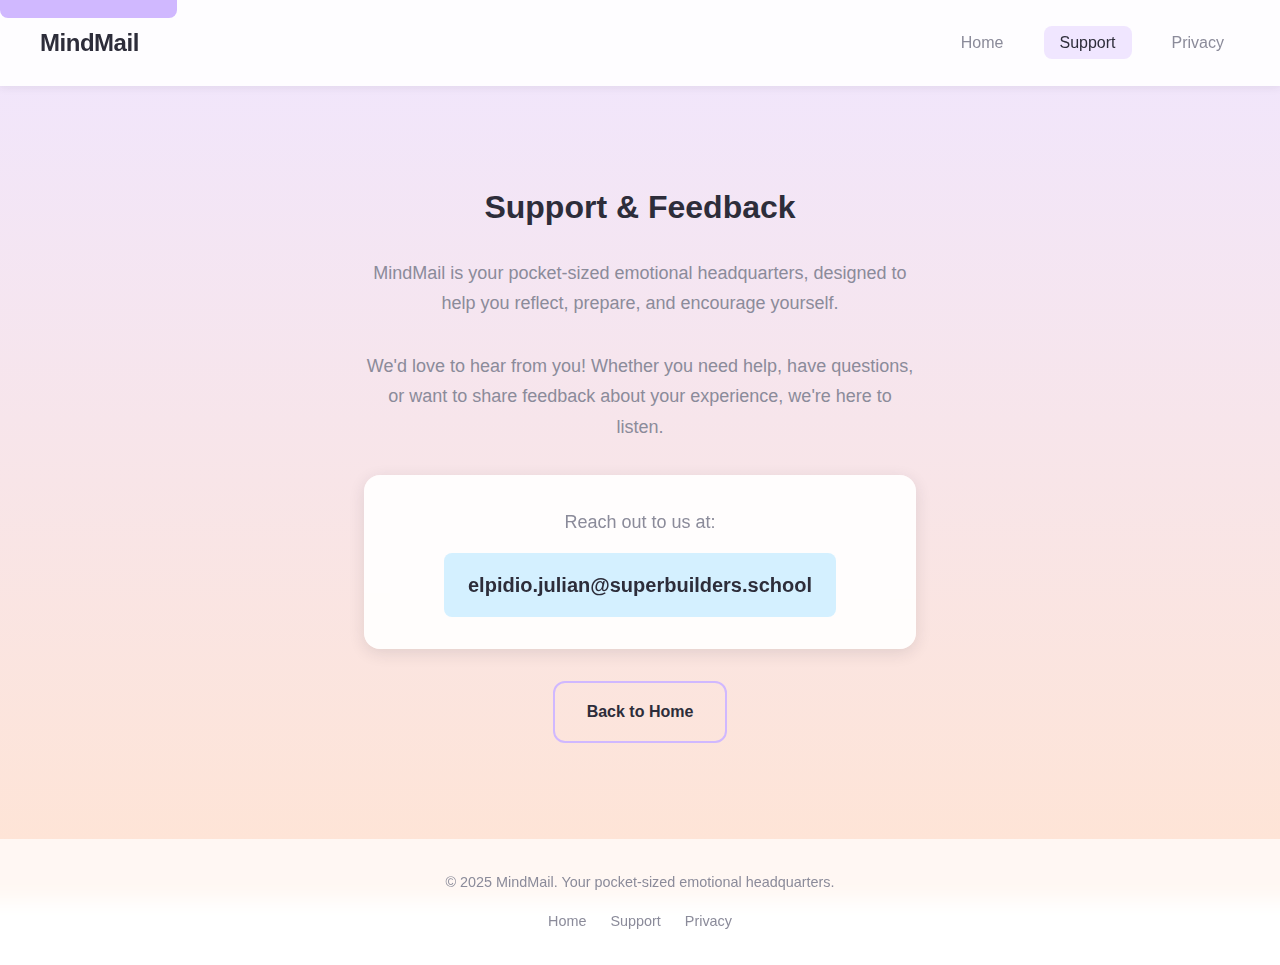
<file: support.html>
<!DOCTYPE html>
<html lang="en">
<head>
  <meta charset="UTF-8">
  <meta name="viewport" content="width=device-width, initial-scale=1.0">
  <meta name="description" content="Get support and share feedback about MindMail. We're here to help you with your emotional headquarters.">
  <meta name="theme-color" content="#f0e6ff">
  
  <!-- Open Graph / Facebook -->
  <meta property="og:type" content="website">
  <meta property="og:title" content="Support - MindMail">
  <meta property="og:description" content="Get support and share feedback about MindMail. We're here to help.">
  
  <!-- Twitter -->
  <meta name="twitter:card" content="summary">
  <meta name="twitter:title" content="Support - MindMail">
  <meta name="twitter:description" content="Get support and share feedback about MindMail. We're here to help.">
  
  <title>Support - MindMail</title>
  <link rel="stylesheet" href="./assets/styles.css">
</head>
<body>
  <a href="#main-content" class="skip-link">Skip to main content</a>
  
  <header>
    <div class="header-content">
      <a href="./" class="brand">MindMail</a>
      <nav>
        <ul class="nav-links">
          <li><a href="./">Home</a></li>
          <li><a href="./support.html" class="active" aria-current="page">Support</a></li>
          <li><a href="./privacy.html">Privacy</a></li>
        </ul>
      </nav>
    </div>
  </header>
  
  <main id="main-content">
    <section class="contact-section">
      <h2>Support & Feedback</h2>
      <p>
        MindMail is your pocket-sized emotional headquarters, designed to help you reflect, prepare, and encourage yourself.
      </p>
      <p>
        We'd love to hear from you! Whether you need help, have questions, or want to share feedback about your experience, we're here to listen.
      </p>
      
      <div class="email-card">
        <p style="margin-bottom: 1rem; color: var(--text-600);">Reach out to us at:</p>
        <a href="mailto:elpidio.julian@superbuilders.school" class="email-link">elpidio.julian@superbuilders.school</a>
      </div>
      
      <div class="cta-group" style="margin-top: 2rem;">
        <a href="./" class="btn btn-secondary">Back to Home</a>
      </div>
    </section>
  </main>
  
  <footer>
    <div class="footer-content">
      <p>&copy; 2025 MindMail. Your pocket-sized emotional headquarters.</p>
      <ul class="footer-links">
        <li><a href="./">Home</a></li>
        <li><a href="./support.html">Support</a></li>
        <li><a href="./privacy.html">Privacy</a></li>
      </ul>
    </div>
  </footer>
</body>
</html>
</file>
<file: assets/styles.css>
/* MindMail Design System */

:root {
  /* Color Palette */
  --lavender-100: #f0e6ff;
  --lavender-300: #d0b8ff;
  --peach-100: #ffe4d4;
  --peach-300: #ffceb8;
  --sky-100: #d4f0ff;
  --sky-300: #b8e6ff;
  --rose-100: #f3e4ff;
  --rose-300: #ffe4f3;
  --text-900: #2d2d3a;
  --text-600: #8b8b9a;
  
  /* Spacing */
  --space-xs: 0.5rem;
  --space-sm: 1rem;
  --space-md: 1.5rem;
  --space-lg: 2rem;
  --space-xl: 3rem;
  
  /* Border Radius */
  --radius-sm: 8px;
  --radius-md: 12px;
  --radius-lg: 16px;
  
  /* Shadows */
  --shadow-sm: 0 2px 8px rgba(45, 45, 58, 0.08);
  --shadow-md: 0 4px 16px rgba(45, 45, 58, 0.12);
}

/* Reset & Base Styles */
* {
  margin: 0;
  padding: 0;
  box-sizing: border-box;
}

body {
  font-family: -apple-system, BlinkMacSystemFont, 'Segoe UI', 'Roboto', 'Oxygen', 'Ubuntu', 'Cantarell', sans-serif;
  line-height: 1.6;
  color: var(--text-900);
  background: linear-gradient(180deg, var(--lavender-100) 0%, var(--peach-100) 100%);
  background-attachment: fixed;
  min-height: 100vh;
  display: flex;
  flex-direction: column;
}

/* Skip Link for Accessibility */
.skip-link {
  position: absolute;
  top: -40px;
  left: 0;
  background: var(--lavender-300);
  color: var(--text-900);
  padding: var(--space-sm);
  text-decoration: none;
  border-radius: var(--radius-sm);
  z-index: 100;
}

.skip-link:focus {
  top: var(--space-sm);
  left: var(--space-sm);
}

/* Header */
header {
  background: rgba(255, 255, 255, 0.9);
  backdrop-filter: blur(10px);
  box-shadow: var(--shadow-sm);
  padding: var(--space-md) var(--space-lg);
  position: sticky;
  top: 0;
  z-index: 50;
}

.header-content {
  max-width: 1200px;
  margin: 0 auto;
  display: flex;
  justify-content: space-between;
  align-items: center;
  gap: var(--space-md);
}

.brand {
  font-size: 1.5rem;
  font-weight: 600;
  color: var(--text-900);
  text-decoration: none;
  letter-spacing: -0.02em;
}

.nav-links {
  display: flex;
  gap: var(--space-md);
  list-style: none;
}

.nav-links a {
  color: var(--text-600);
  text-decoration: none;
  padding: var(--space-xs) var(--space-sm);
  border-radius: var(--radius-sm);
  transition: all 0.2s ease;
  font-weight: 500;
}

.nav-links a:hover {
  color: var(--text-900);
  background: var(--lavender-100);
}

.nav-links a:focus {
  outline: 2px solid var(--lavender-300);
  outline-offset: 2px;
}

.nav-links a.active {
  color: var(--text-900);
  background: var(--lavender-100);
}

/* Main Container */
main {
  flex: 1;
  width: 100%;
  max-width: 1200px;
  margin: 0 auto;
  padding: var(--space-xl) var(--space-lg);
}

/* Hero Section */
.hero {
  text-align: center;
  margin-bottom: var(--space-xl);
  padding: var(--space-xl) var(--space-md);
}

.hero h1 {
  font-size: 3rem;
  font-weight: 700;
  margin-bottom: var(--space-md);
  color: var(--text-900);
  letter-spacing: -0.03em;
}

.hero p {
  font-size: 1.25rem;
  color: var(--text-600);
  max-width: 600px;
  margin: 0 auto var(--space-lg);
  line-height: 1.7;
}

/* Cards Grid */
.cards-grid {
  display: grid;
  grid-template-columns: repeat(auto-fit, minmax(280px, 1fr));
  gap: var(--space-lg);
  margin-bottom: var(--space-xl);
}

.card {
  background: rgba(255, 255, 255, 0.8);
  backdrop-filter: blur(10px);
  padding: var(--space-lg);
  border-radius: var(--radius-lg);
  box-shadow: var(--shadow-sm);
  transition: all 0.3s ease;
}

.card:hover {
  transform: translateY(-4px);
  box-shadow: var(--shadow-md);
}

.card h3 {
  font-size: 1.5rem;
  margin-bottom: var(--space-sm);
  color: var(--text-900);
}

.card p {
  color: var(--text-600);
  font-size: 1rem;
}

/* Card Color Variants */
.card.lavender {
  background: linear-gradient(135deg, var(--lavender-100) 0%, rgba(255, 255, 255, 0.9) 100%);
}

.card.peach {
  background: linear-gradient(135deg, var(--peach-100) 0%, rgba(255, 255, 255, 0.9) 100%);
}

.card.sky {
  background: linear-gradient(135deg, var(--sky-100) 0%, rgba(255, 255, 255, 0.9) 100%);
}

/* Buttons */
.cta-group {
  display: flex;
  gap: var(--space-md);
  justify-content: center;
  flex-wrap: wrap;
  margin-top: var(--space-lg);
}

.btn {
  display: inline-block;
  padding: var(--space-sm) var(--space-lg);
  border-radius: var(--radius-md);
  text-decoration: none;
  font-weight: 600;
  font-size: 1rem;
  transition: all 0.2s ease;
  border: 2px solid transparent;
  cursor: pointer;
}

.btn-primary {
  background: var(--lavender-300);
  color: var(--text-900);
}

.btn-primary:hover {
  background: var(--lavender-100);
  transform: translateY(-2px);
  box-shadow: var(--shadow-md);
}

.btn-secondary {
  background: transparent;
  color: var(--text-900);
  border-color: var(--lavender-300);
}

.btn-secondary:hover {
  background: var(--lavender-100);
}

.btn:focus {
  outline: 2px solid var(--lavender-300);
  outline-offset: 2px;
}

/* Contact Section */
.contact-section {
  max-width: 600px;
  margin: 0 auto;
  text-align: center;
  padding: var(--space-xl) var(--space-md);
}

.contact-section h2 {
  font-size: 2rem;
  margin-bottom: var(--space-md);
  color: var(--text-900);
}

.contact-section p {
  color: var(--text-600);
  margin-bottom: var(--space-lg);
  font-size: 1.125rem;
  line-height: 1.7;
}

.email-card {
  background: rgba(255, 255, 255, 0.9);
  backdrop-filter: blur(10px);
  padding: var(--space-lg);
  border-radius: var(--radius-lg);
  box-shadow: var(--shadow-md);
  margin-top: var(--space-lg);
}

.email-link {
  font-size: 1.25rem;
  color: var(--text-900);
  font-weight: 600;
  text-decoration: none;
  display: inline-block;
  padding: var(--space-sm) var(--space-md);
  background: var(--sky-100);
  border-radius: var(--radius-sm);
  transition: all 0.2s ease;
}

.email-link:hover {
  background: var(--sky-300);
  transform: scale(1.02);
}

.email-link:focus {
  outline: 2px solid var(--sky-300);
  outline-offset: 2px;
}

/* Footer */
footer {
  background: rgba(255, 255, 255, 0.7);
  backdrop-filter: blur(10px);
  padding: var(--space-lg);
  text-align: center;
  margin-top: auto;
}

.footer-content {
  max-width: 1200px;
  margin: 0 auto;
  color: var(--text-600);
  font-size: 0.9rem;
}

.footer-content p {
  margin-bottom: var(--space-xs);
}

.footer-links {
  display: flex;
  gap: var(--space-md);
  justify-content: center;
  list-style: none;
  margin-top: var(--space-sm);
}

.footer-links a {
  color: var(--text-600);
  text-decoration: none;
  transition: color 0.2s ease;
}

.footer-links a:hover {
  color: var(--text-900);
}

/* Accessibility: Reduced Motion */
@media (prefers-reduced-motion: reduce) {
  *,
  *::before,
  *::after {
    animation-duration: 0.01ms !important;
    animation-iteration-count: 1 !important;
    transition-duration: 0.01ms !important;
  }
}

/* Responsive Design */
@media (max-width: 768px) {
  .hero h1 {
    font-size: 2rem;
  }
  
  .hero p {
    font-size: 1.125rem;
  }
  
  .header-content {
    flex-direction: column;
    gap: var(--space-sm);
  }
  
  .nav-links {
    gap: var(--space-sm);
  }
  
  main {
    padding: var(--space-lg) var(--space-md);
  }
  
  .cta-group {
    flex-direction: column;
    align-items: stretch;
  }
  
  .btn {
    text-align: center;
  }
}

@media (max-width: 480px) {
  .hero h1 {
    font-size: 1.75rem;
  }
  
  .cards-grid {
    grid-template-columns: 1fr;
  }
  
  .nav-links {
    font-size: 0.9rem;
  }
}
</file>
